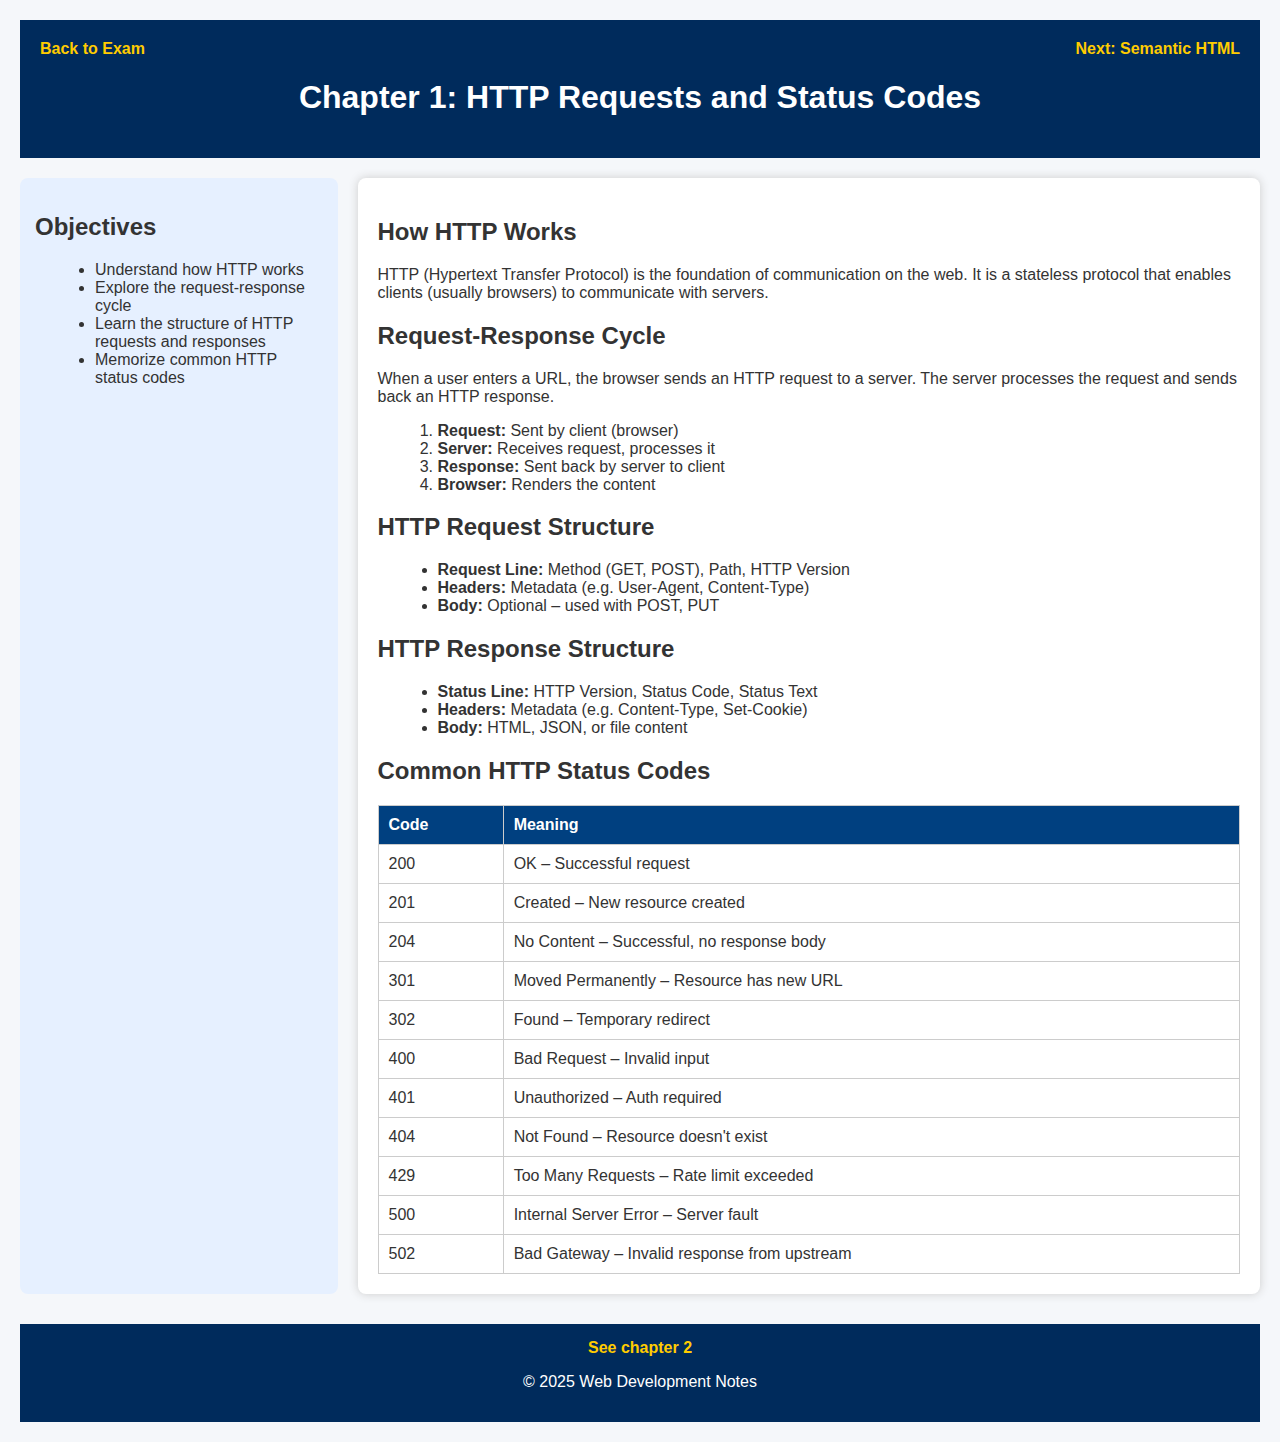
<file: index.html>
<!DOCTYPE html>
<html lang="en">
<head>
  <meta charset="UTF-8">
  <meta name="viewport" content="width=device-width, initial-scale=1.0">
  <link rel="stylesheet" href="chapter1.css">
  <title>Chapter 1: HTTP & Status Codes</title>
</head>
<body>
  <header>
    <nav class="nav-links">
      <a href="Exam.html">Back to Exam</a>
      <a href="chapter2.html">Next: Semantic HTML</a>
    </nav>
    <h1>Chapter 1: HTTP Requests and Status Codes</h1>
  </header>

  <main>
    <aside>
      <h2>Objectives</h2>
      <ul>
        <li>Understand how HTTP works</li>
        <li>Explore the request-response cycle</li>
        <li>Learn the structure of HTTP requests and responses</li>
        <li>Memorize common HTTP status codes</li>
      </ul>
    </aside>

    <section>
      <h2>How HTTP Works</h2>
      <p>HTTP (Hypertext Transfer Protocol) is the foundation of communication on the web. It is a stateless protocol that enables clients (usually browsers) to communicate with servers.</p>

      <h2>Request-Response Cycle</h2>
      <p>When a user enters a URL, the browser sends an HTTP request to a server. The server processes the request and sends back an HTTP response.</p>
      <ol>
        <li><strong>Request:</strong> Sent by client (browser)</li>
        <li><strong>Server:</strong> Receives request, processes it</li>
        <li><strong>Response:</strong> Sent back by server to client</li>
        <li><strong>Browser:</strong> Renders the content</li>
      </ol>

      <h2>HTTP Request Structure</h2>
      <ul>
        <li><strong>Request Line:</strong> Method (GET, POST), Path, HTTP Version</li>
        <li><strong>Headers:</strong> Metadata (e.g. User-Agent, Content-Type)</li>
        <li><strong>Body:</strong> Optional – used with POST, PUT</li>
      </ul>

      <h2>HTTP Response Structure</h2>
      <ul>
        <li><strong>Status Line:</strong> HTTP Version, Status Code, Status Text</li>
        <li><strong>Headers:</strong> Metadata (e.g. Content-Type, Set-Cookie)</li>
        <li><strong>Body:</strong> HTML, JSON, or file content</li>
      </ul>

      <h2>Common HTTP Status Codes</h2>
      <table>
        <thead>
          <tr><th>Code</th><th>Meaning</th></tr>
        </thead>
        <tbody>
          <tr><td>200</td><td>OK – Successful request</td></tr>
          <tr><td>201</td><td>Created – New resource created</td></tr>
          <tr><td>204</td><td>No Content – Successful, no response body</td></tr>
          <tr><td>301</td><td>Moved Permanently – Resource has new URL</td></tr>
          <tr><td>302</td><td>Found – Temporary redirect</td></tr>
          <tr><td>400</td><td>Bad Request – Invalid input</td></tr>
          <tr><td>401</td><td>Unauthorized – Auth required</td></tr>
          <tr><td>404</td><td>Not Found – Resource doesn't exist</td></tr>
          <tr><td>429</td><td>Too Many Requests – Rate limit exceeded</td></tr>
          <tr><td>500</td><td>Internal Server Error – Server fault</td></tr>
          <tr><td>502</td><td>Bad Gateway – Invalid response from upstream</td></tr>
        </tbody>
      </table>
    </section>
  </main>

  <footer>
  	
	<a href="chapter2.html"> See chapter 2</a>
	
	
    <p>&copy; 2025 Web Development Notes</p>
  </footer>
</body>
</html>
</file>
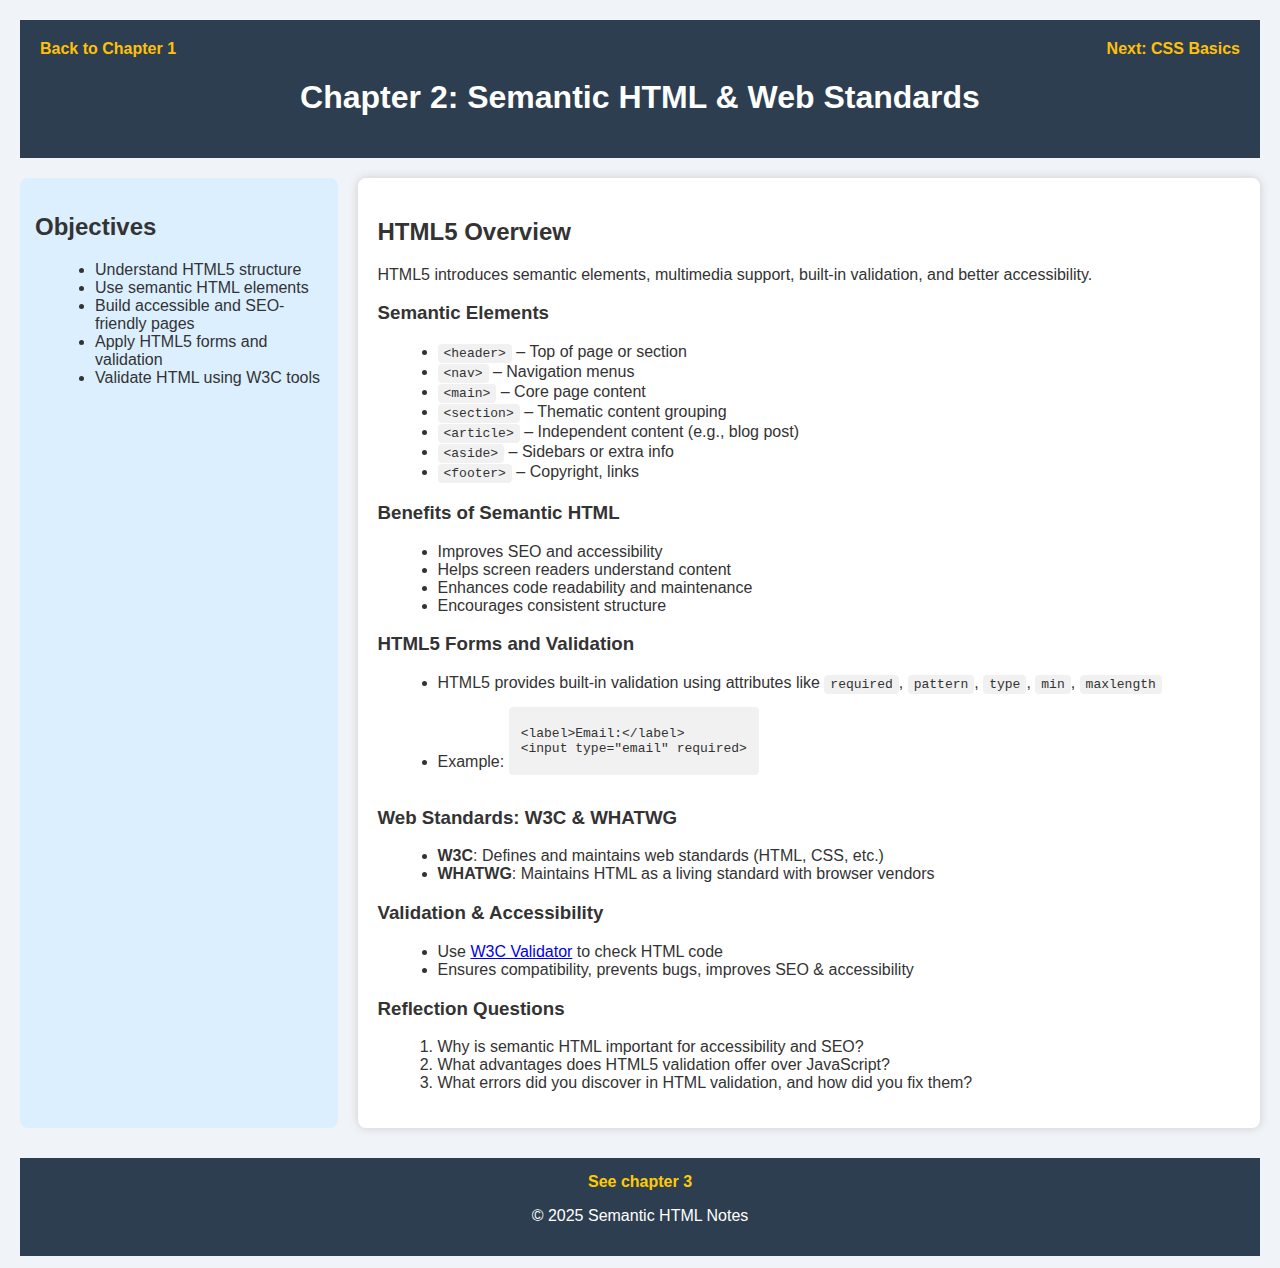
<file: chapter2.html>
<!DOCTYPE html>
<html lang="en">
<head>
  <meta charset="UTF-8">
  <meta name="viewport" content="width=device-width, initial-scale=1.0">
  <link rel="stylesheet" href="chapter2.css">
  <title>Chapter 2: Semantic HTML & Standards</title>
</head>
<body>
  <header>
    <nav class="nav-links">
      <a href="index.html">Back to Chapter 1</a>
      <a href="chapter3.html">Next: CSS Basics</a>
    </nav>
    <h1>Chapter 2: Semantic HTML & Web Standards</h1>
  </header>

  <main>
    <aside>
      <h2>Objectives</h2>
      <ul>
        <li>Understand HTML5 structure</li>
        <li>Use semantic HTML elements</li>
        <li>Build accessible and SEO-friendly pages</li>
        <li>Apply HTML5 forms and validation</li>
        <li>Validate HTML using W3C tools</li>
      </ul>
    </aside>

    <section>
      <h2>HTML5 Overview</h2>
      <p>HTML5 introduces semantic elements, multimedia support, built-in validation, and better accessibility.</p>

      <h3>Semantic Elements</h3>
      <ul>
        <li><code>&lt;header&gt;</code> – Top of page or section</li>
        <li><code>&lt;nav&gt;</code> – Navigation menus</li>
        <li><code>&lt;main&gt;</code> – Core page content</li>
        <li><code>&lt;section&gt;</code> – Thematic content grouping</li>
        <li><code>&lt;article&gt;</code> – Independent content (e.g., blog post)</li>
        <li><code>&lt;aside&gt;</code> – Sidebars or extra info</li>
        <li><code>&lt;footer&gt;</code> – Copyright, links</li>
      </ul>

      <h3>Benefits of Semantic HTML</h3>
      <ul>
        <li>Improves SEO and accessibility</li>
        <li>Helps screen readers understand content</li>
        <li>Enhances code readability and maintenance</li>
        <li>Encourages consistent structure</li>
      </ul>

      <h3>HTML5 Forms and Validation</h3>
      <ul>
        <li>HTML5 provides built-in validation using attributes like <code>required</code>, <code>pattern</code>, <code>type</code>, <code>min</code>, <code>maxlength</code></li>
        <li>Example:
          <pre><code>
&lt;label&gt;Email:&lt;/label&gt;
&lt;input type="email" required&gt;
          </code></pre>
        </li>
      </ul>

      <h3>Web Standards: W3C & WHATWG</h3>
      <ul>
        <li><strong>W3C</strong>: Defines and maintains web standards (HTML, CSS, etc.)</li>
        <li><strong>WHATWG</strong>: Maintains HTML as a living standard with browser vendors</li>
      </ul>

      <h3>Validation & Accessibility</h3>
      <ul>
        <li>Use <a href="https://validator.w3.org/">W3C Validator</a> to check HTML code</li>
        <li>Ensures compatibility, prevents bugs, improves SEO & accessibility</li>
      </ul>

      <h3>Reflection Questions</h3>
      <ol>
        <li>Why is semantic HTML important for accessibility and SEO?</li>
        <li>What advantages does HTML5 validation offer over JavaScript?</li>
        <li>What errors did you discover in HTML validation, and how did you fix them?</li>
      </ol>
    </section>
  </main>

  <footer>
  
	
	<a href="chapter3.html"> See chapter 3</a>
	
    <p>&copy; 2025 Semantic HTML Notes</p>
  </footer>
</body>
</html>
</file>
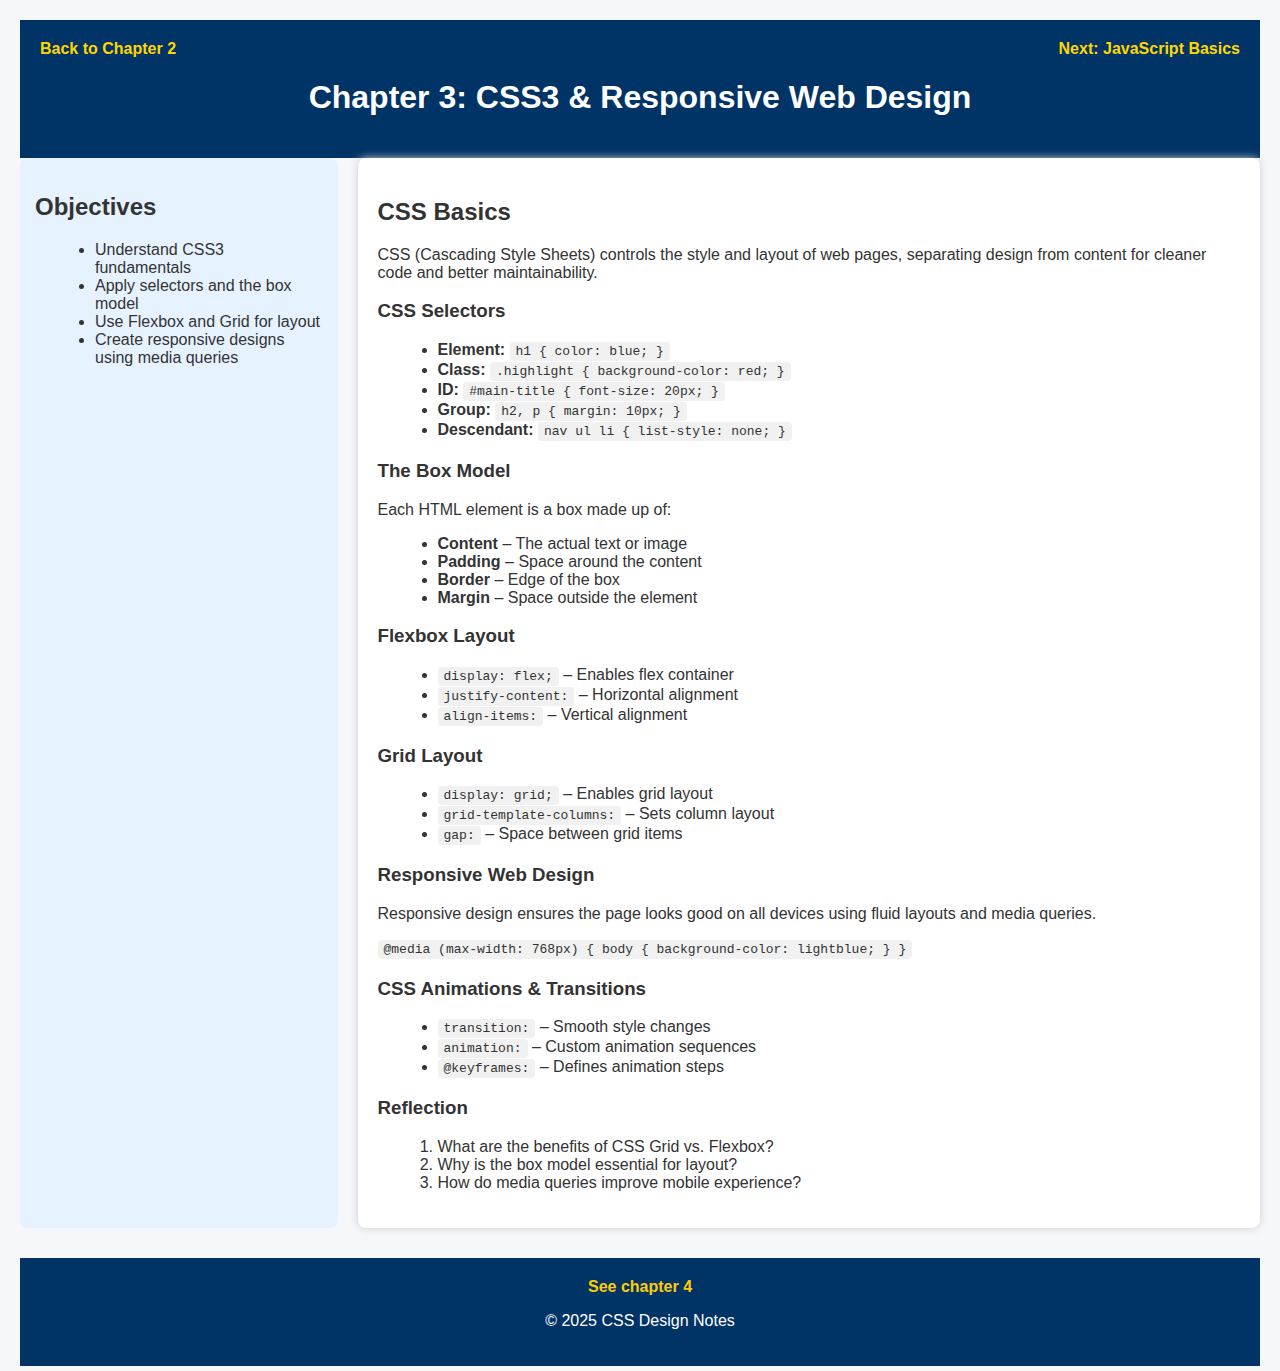
<file: chapter3.html>
<!DOCTYPE html>
<html lang="en">
<head>
  <meta charset="UTF-8">
  <meta name="viewport" content="width=device-width, initial-scale=1.0">
  <link rel="stylesheet" href="chapter3.css">
  <title>Chapter 3: CSS3 & Responsive Design</title>
</head>
<body>
  <header>
    <nav class="nav-links">
      <a href="chapter2.html">Back to Chapter 2</a>
      <a href="chapter4.html">Next: JavaScript Basics</a>
    </nav>
    <h1>Chapter 3: CSS3 & Responsive Web Design</h1>
  </header>

  <main>
    <aside>
      <h2>Objectives</h2>
      <ul>
        <li>Understand CSS3 fundamentals</li>
        <li>Apply selectors and the box model</li>
        <li>Use Flexbox and Grid for layout</li>
        <li>Create responsive designs using media queries</li>
      </ul>
    </aside>

    <section>
      <h2>CSS Basics</h2>
      <p>CSS (Cascading Style Sheets) controls the style and layout of web pages, separating design from content for cleaner code and better maintainability.</p>

      <h3>CSS Selectors</h3>
      <ul>
        <li><strong>Element:</strong> <code>h1 { color: blue; }</code></li>
        <li><strong>Class:</strong> <code>.highlight { background-color: red; }</code></li>
        <li><strong>ID:</strong> <code>#main-title { font-size: 20px; }</code></li>
        <li><strong>Group:</strong> <code>h2, p { margin: 10px; }</code></li>
        <li><strong>Descendant:</strong> <code>nav ul li { list-style: none; }</code></li>
      </ul>

      <h3>The Box Model</h3>
      <p>Each HTML element is a box made up of:</p>
      <ul>
        <li><strong>Content</strong> – The actual text or image</li>
        <li><strong>Padding</strong> – Space around the content</li>
        <li><strong>Border</strong> – Edge of the box</li>
        <li><strong>Margin</strong> – Space outside the element</li>
      </ul>

      <h3>Flexbox Layout</h3>
      <ul>
        <li><code>display: flex;</code> – Enables flex container</li>
        <li><code>justify-content:</code> – Horizontal alignment</li>
        <li><code>align-items:</code> – Vertical alignment</li>
      </ul>

      <h3>Grid Layout</h3>
      <ul>
        <li><code>display: grid;</code> – Enables grid layout</li>
        <li><code>grid-template-columns:</code> – Sets column layout</li>
        <li><code>gap:</code> – Space between grid items</li>
      </ul>

      <h3>Responsive Web Design</h3>
      <p>Responsive design ensures the page looks good on all devices using fluid layouts and media queries.</p>
      <code>
@media (max-width: 768px) {
  body { background-color: lightblue; }
}
      </code>

      <h3>CSS Animations & Transitions</h3>
      <ul>
        <li><code>transition:</code> – Smooth style changes</li>
        <li><code>animation:</code> – Custom animation sequences</li>
        <li><code>@keyframes:</code> – Defines animation steps</li>
      </ul>

      <h3>Reflection</h3>
      <ol>
        <li>What are the benefits of CSS Grid vs. Flexbox?</li>
        <li>Why is the box model essential for layout?</li>
        <li>How do media queries improve mobile experience?</li>
      </ol>
    </section>
  </main>

  <footer>
 
	<a href="chapter4.html"> See chapter 4</a>
	
    <p>&copy; 2025 CSS Design Notes</p>
  </footer>
</body>
</html>
</file>
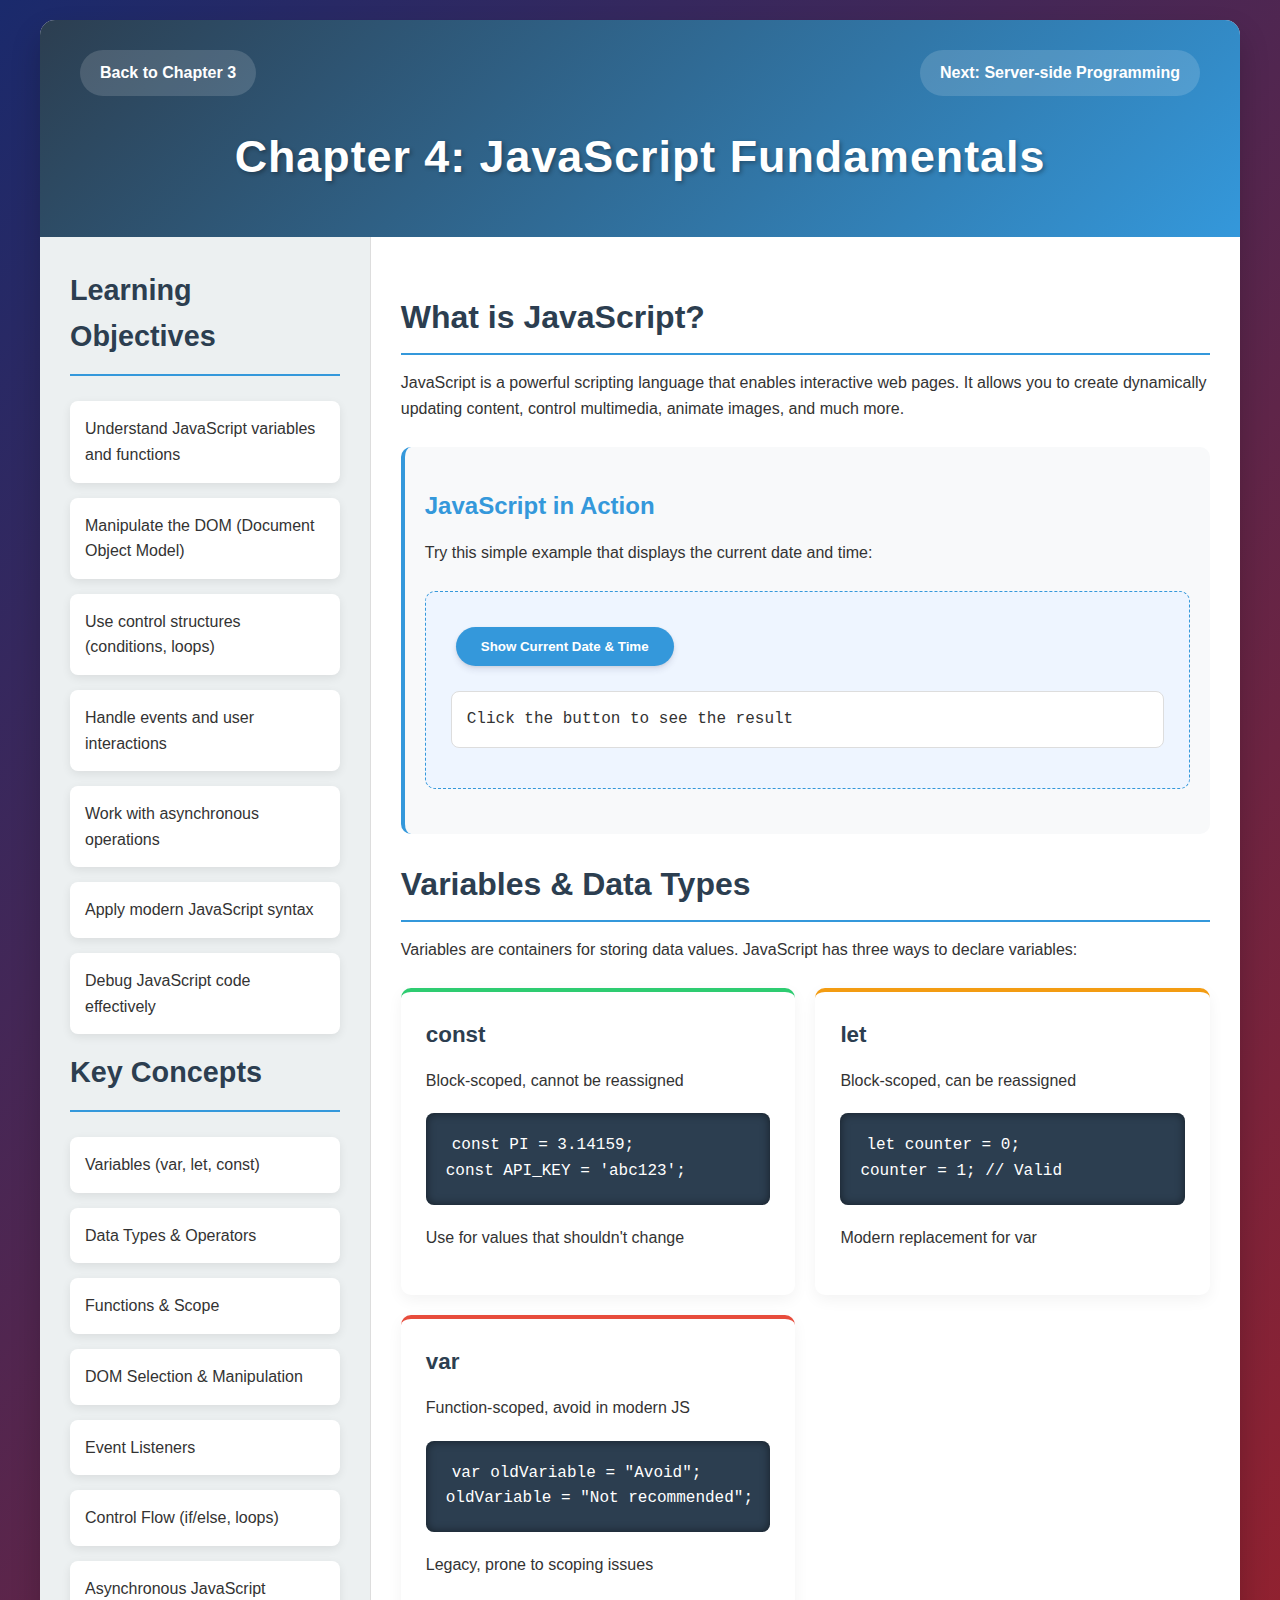
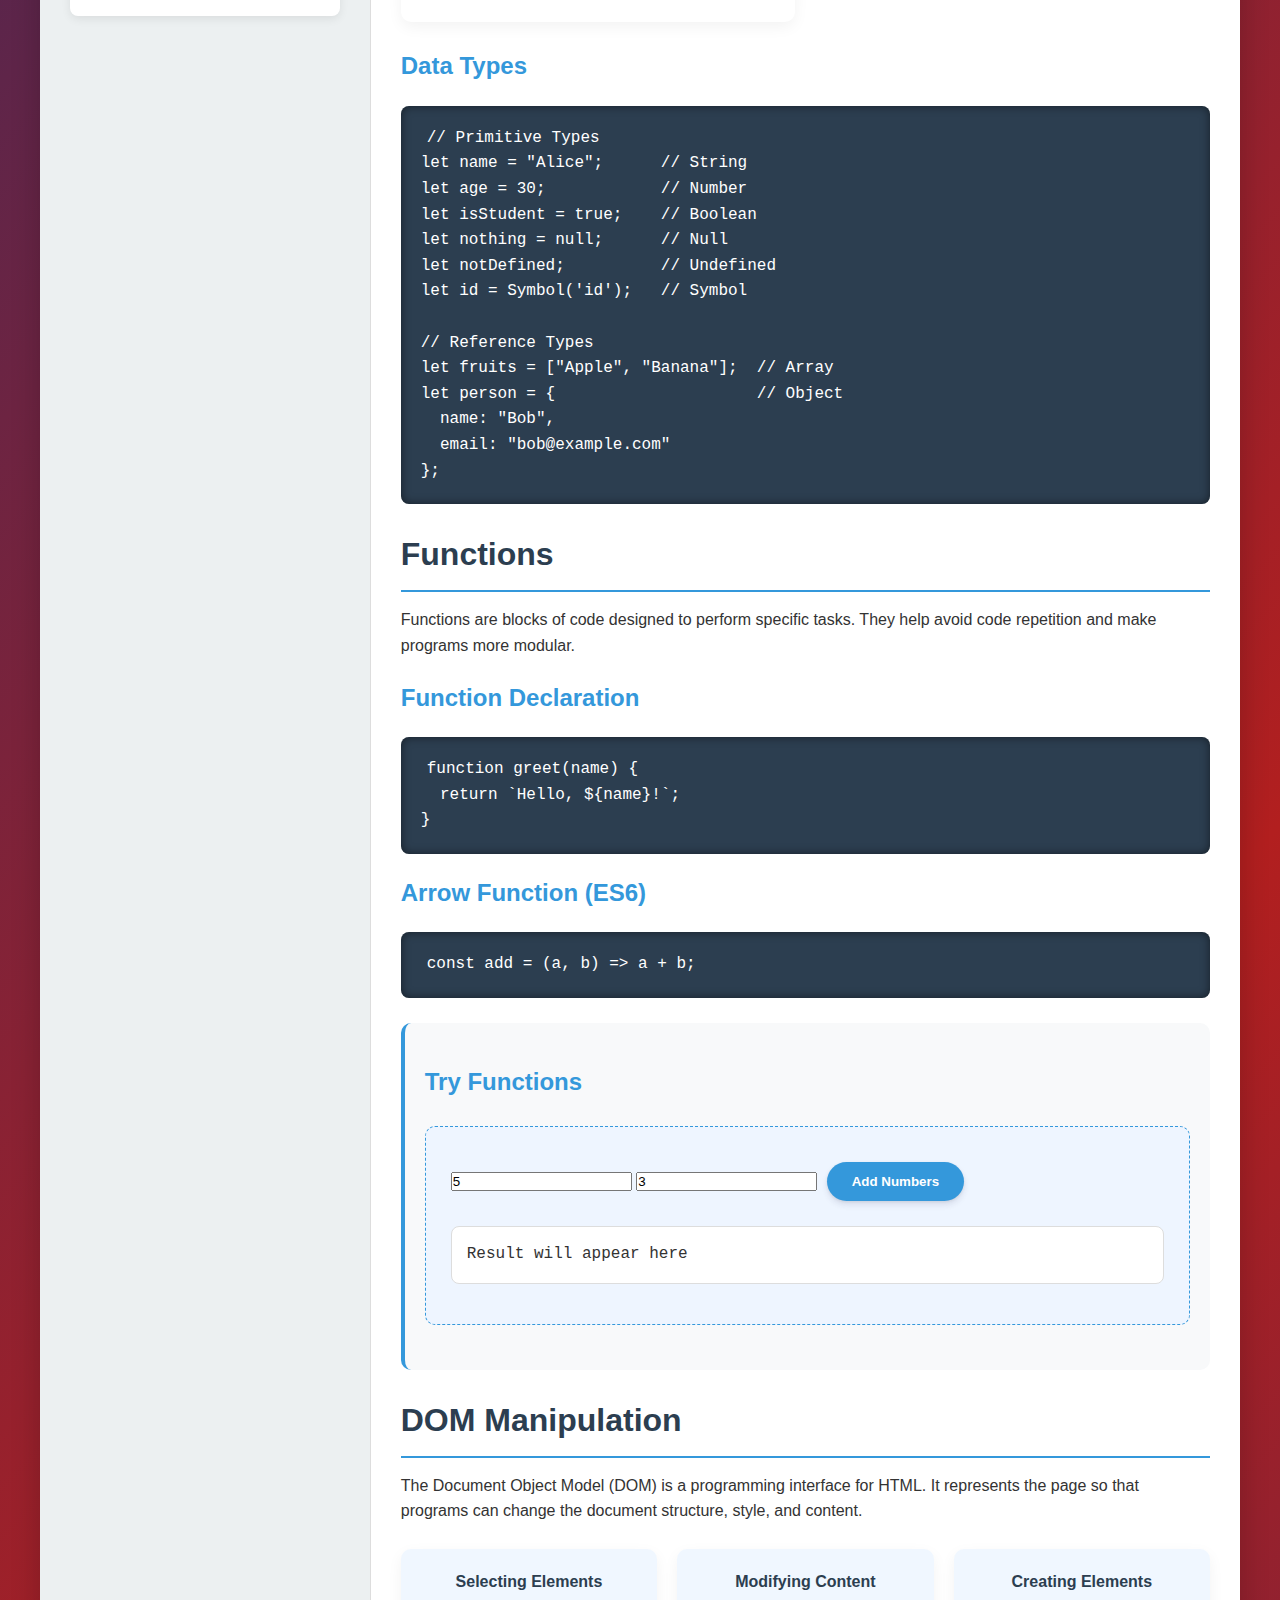
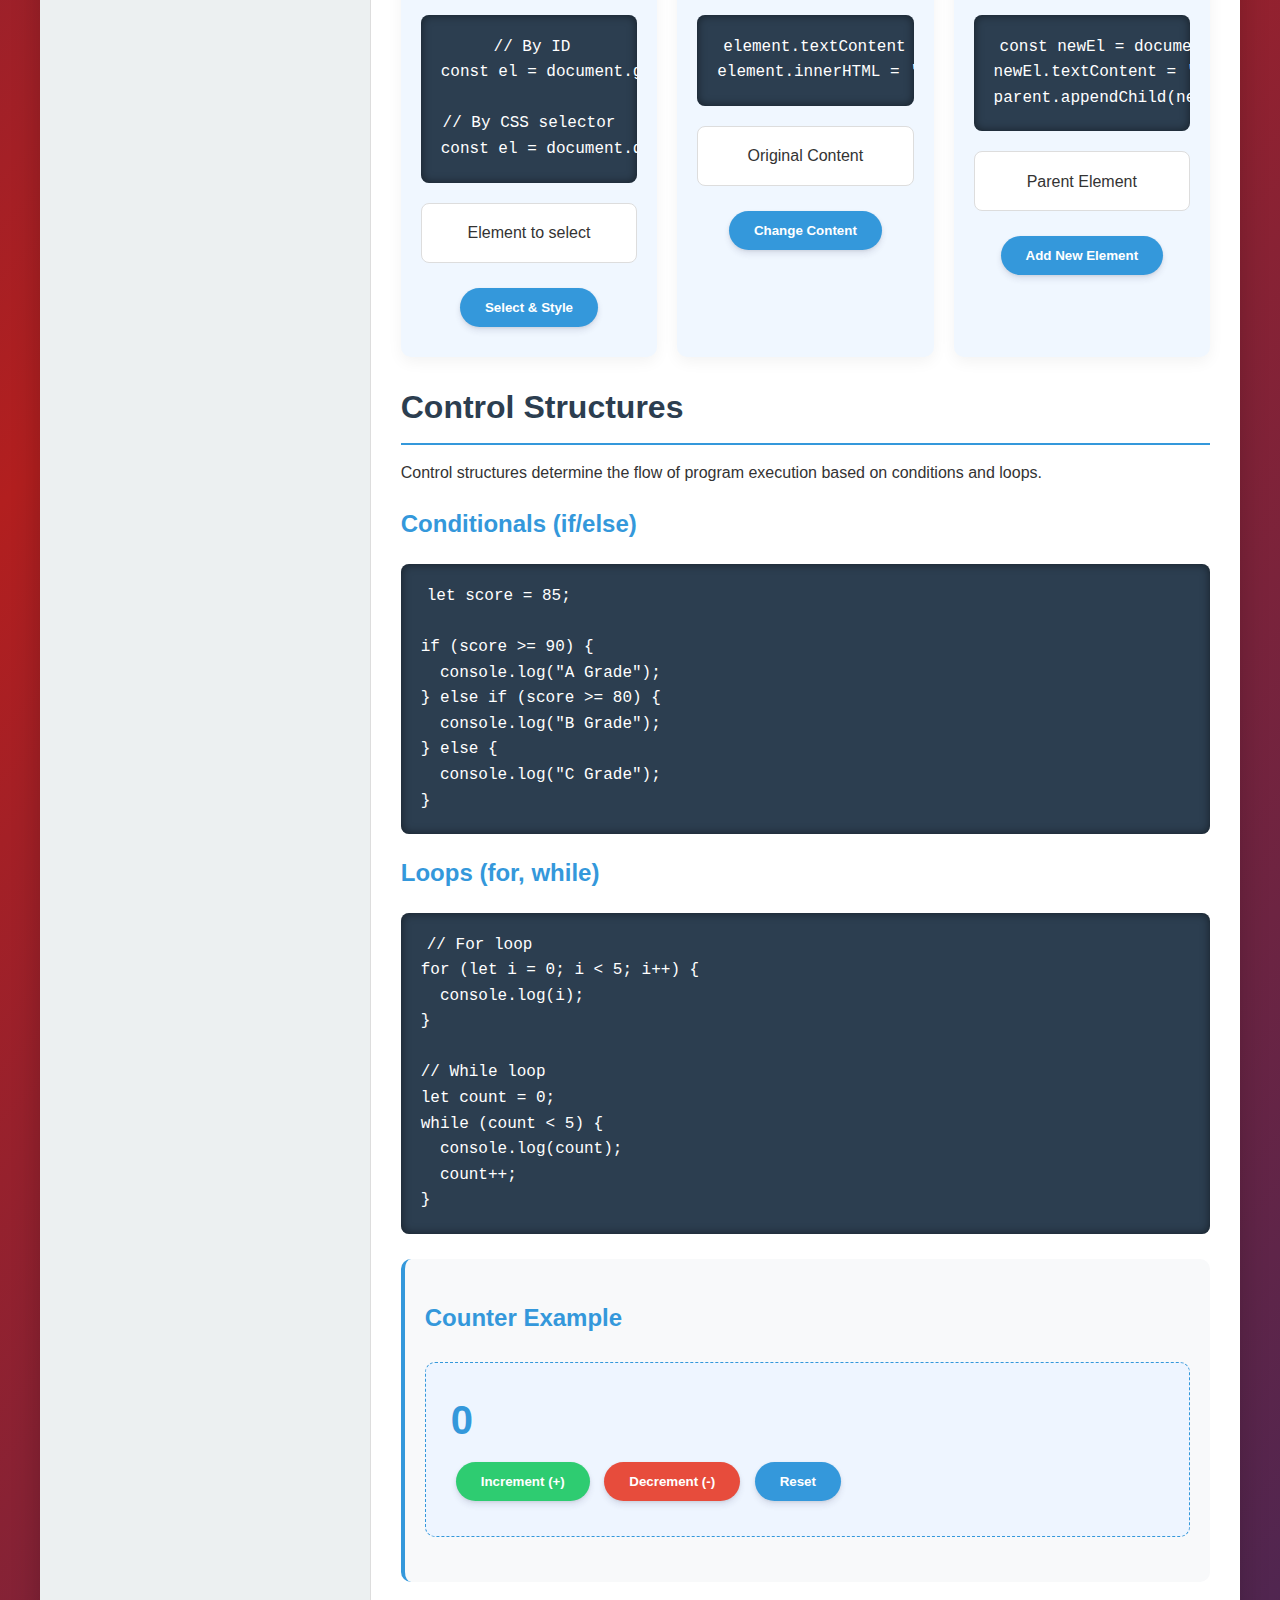
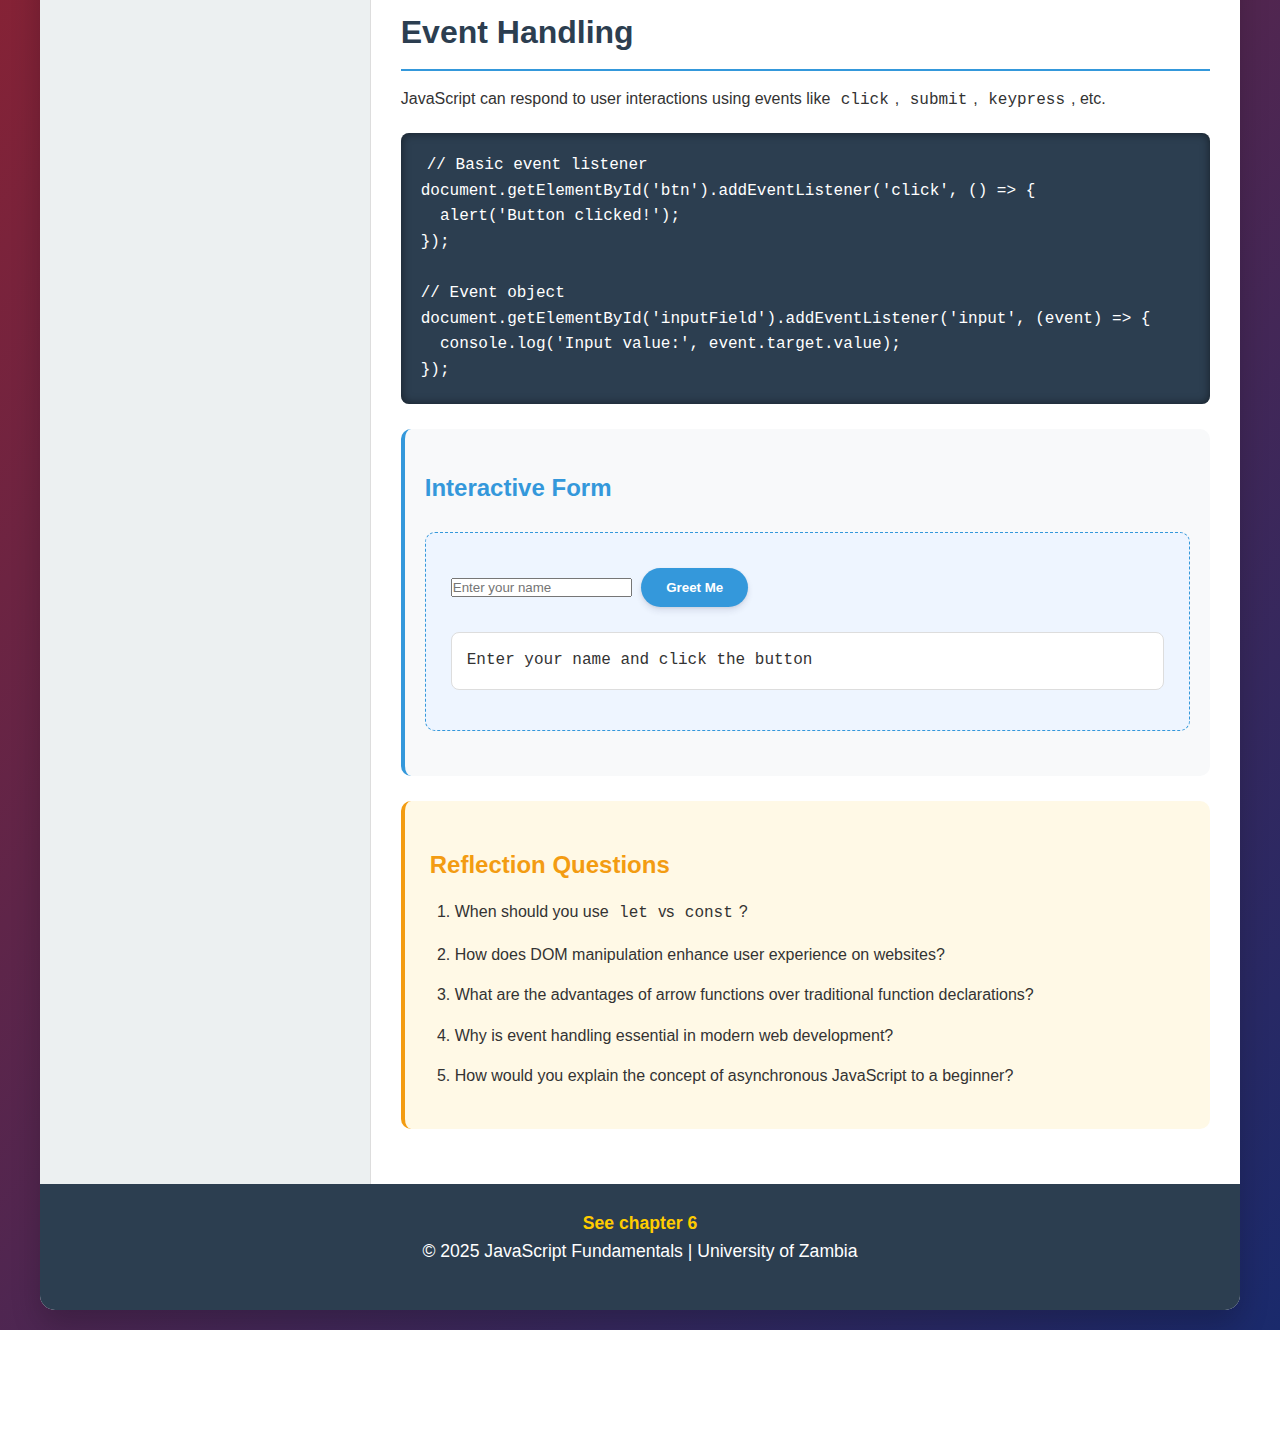
<file: chapter4.html>
<!DOCTYPE html>
<html lang="en">
<head>
  <meta charset="UTF-8">
  <meta name="viewport" content="width=device-width, initial-scale=1.0">
  <title>Chapter 4: JavaScript Fundamentals</title>
  <link rel="stylesheet" href="chapter4.css">
</head>
<body>
  <div class="container">
    <header>
      <nav class="nav-links">
        <a href="chapter3.html">Back to Chapter 3</a>
        <a href="chapter6.html">Next: Server-side Programming</a>
      </nav>
      <h1>Chapter 4: JavaScript Fundamentals</h1>
    </header>
    
    <div class="content-wrapper">
      <aside>
        <h2>Learning Objectives</h2>
        <ul>
          <li>Understand JavaScript variables and functions</li>
          <li>Manipulate the DOM (Document Object Model)</li>
          <li>Use control structures (conditions, loops)</li>
          <li>Handle events and user interactions</li>
          <li>Work with asynchronous operations</li>
          <li>Apply modern JavaScript syntax</li>
          <li>Debug JavaScript code effectively</li>
        </ul>
        
        <h2>Key Concepts</h2>
        <ul>
          <li>Variables (var, let, const)</li>
          <li>Data Types & Operators</li>
          <li>Functions & Scope</li>
          <li>DOM Selection & Manipulation</li>
          <li>Event Listeners</li>
          <li>Control Flow (if/else, loops)</li>
          <li>Asynchronous JavaScript</li>
        </ul>
      </aside>
      
      <section>
        <h2>What is JavaScript?</h2>
        <p>JavaScript is a powerful scripting language that enables interactive web pages. It allows you to create dynamically updating content, control multimedia, animate images, and much more.</p>
        
        <div class="example-container">
          <h3>JavaScript in Action</h3>
          <p>Try this simple example that displays the current date and time:</p>
          <div class="interactive-area">
            <button id="datetimeBtn" class="btn">Show Current Date & Time</button>
            <div id="datetimeOutput" class="output">Click the button to see the result</div>
          </div>
        </div>
        
        <h2>Variables & Data Types</h2>
        <p>Variables are containers for storing data values. JavaScript has three ways to declare variables:</p>
        
        <div class="var-comparison">
          <div class="var-card const">
            <h4>const</h4>
            <p>Block-scoped, cannot be reassigned</p>
            <pre><code>const PI = 3.14159;
const API_KEY = 'abc123';</code></pre>
            <p>Use for values that shouldn't change</p>
          </div>
          
          <div class="var-card let">
            <h4>let</h4>
            <p>Block-scoped, can be reassigned</p>
            <pre><code>let counter = 0;
counter = 1; // Valid</code></pre>
            <p>Modern replacement for var</p>
          </div>
          
          <div class="var-card var">
            <h4>var</h4>
            <p>Function-scoped, avoid in modern JS</p>
            <pre><code>var oldVariable = "Avoid";
oldVariable = "Not recommended";</code></pre>
            <p>Legacy, prone to scoping issues</p>
          </div>
        </div>
        
        <h3>Data Types</h3>
        <pre><code>// Primitive Types
let name = "Alice";      // String
let age = 30;            // Number
let isStudent = true;    // Boolean
let nothing = null;      // Null
let notDefined;          // Undefined
let id = Symbol('id');   // Symbol

// Reference Types
let fruits = ["Apple", "Banana"];  // Array
let person = {                     // Object
  name: "Bob",
  email: "bob@example.com"
};</code></pre>
        
        <h2>Functions</h2>
        <p>Functions are blocks of code designed to perform specific tasks. They help avoid code repetition and make programs more modular.</p>
        
        <h3>Function Declaration</h3>
        <pre><code>function greet(name) {
  return `Hello, ${name}!`;
}</code></pre>
        
        <h3>Arrow Function (ES6)</h3>
        <pre><code>const add = (a, b) => a + b;</code></pre>
        
        <div class="example-container">
          <h3>Try Functions</h3>
          <div class="interactive-area">
            <input type="number" id="num1" placeholder="Enter number" value="5">
            <input type="number" id="num2" placeholder="Enter number" value="3">
            <button id="addBtn" class="btn">Add Numbers</button>
            <div id="addResult" class="output">Result will appear here</div>
          </div>
        </div>
        
        <h2>DOM Manipulation</h2>
        <p>The Document Object Model (DOM) is a programming interface for HTML. It represents the page so that programs can change the document structure, style, and content.</p>
        
        <div class="dom-example">
          <div class="dom-box">
            <h4>Selecting Elements</h4>
            <pre><code>// By ID
const el = document.getElementById('id');

// By CSS selector
const el = document.querySelector('.class');</code></pre>
            <div class="dom-element" id="selectDemo">
              Element to select
            </div>
            <button id="selectBtn" class="btn">Select & Style</button>
          </div>
          
          <div class="dom-box">
            <h4>Modifying Content</h4>
            <pre><code>element.textContent = 'New text';
element.innerHTML = '&lt;strong&gt;HTML&lt;/strong&gt; content';</code></pre>
            <div class="dom-element" id="contentDemo">
              Original Content
            </div>
            <button id="contentBtn" class="btn">Change Content</button>
          </div>
          
          <div class="dom-box">
            <h4>Creating Elements</h4>
            <pre><code>const newEl = document.createElement('div');
newEl.textContent = 'New Element';
parent.appendChild(newEl);</code></pre>
            <div class="dom-element" id="createDemo">
              Parent Element
            </div>
            <button id="createBtn" class="btn">Add New Element</button>
          </div>
        </div>
        
        <h2>Control Structures</h2>
        <p>Control structures determine the flow of program execution based on conditions and loops.</p>
        
        <h3>Conditionals (if/else)</h3>
        <pre><code>let score = 85;

if (score >= 90) {
  console.log("A Grade");
} else if (score >= 80) {
  console.log("B Grade");
} else {
  console.log("C Grade");
}</code></pre>
        
        <h3>Loops (for, while)</h3>
        <pre><code>// For loop
for (let i = 0; i < 5; i++) {
  console.log(i);
}

// While loop
let count = 0;
while (count < 5) {
  console.log(count);
  count++;
}</code></pre>
        
        <div class="example-container">
          <h3>Counter Example</h3>
          <div class="interactive-area">
            <div class="counter-display" id="counter">0</div>
            <button id="incrementBtn" class="btn btn-success">Increment (+)</button>
            <button id="decrementBtn" class="btn btn-danger">Decrement (-)</button>
            <button id="resetBtn" class="btn">Reset</button>
          </div>
        </div>
        
        <h2>Event Handling</h2>
        <p>JavaScript can respond to user interactions using events like <code>click</code>, <code>submit</code>, <code>keypress</code>, etc.</p>
        
        <pre><code>// Basic event listener
document.getElementById('btn').addEventListener('click', () => {
  alert('Button clicked!');
});

// Event object
document.getElementById('inputField').addEventListener('input', (event) => {
  console.log('Input value:', event.target.value);
});</code></pre>
        
        <div class="example-container">
          <h3>Interactive Form</h3>
          <div class="interactive-area">
            <input type="text" id="nameInput" placeholder="Enter your name">
            <button id="greetBtn" class="btn">Greet Me</button>
            <div id="greetOutput" class="output">Enter your name and click the button</div>
          </div>
        </div>
        
        <div class="reflection">
          <h3>Reflection Questions</h3>
          <ol>
            <li>When should you use <code>let</code> vs <code>const</code>?</li>
            <li>How does DOM manipulation enhance user experience on websites?</li>
            <li>What are the advantages of arrow functions over traditional function declarations?</li>
            <li>Why is event handling essential in modern web development?</li>
            <li>How would you explain the concept of asynchronous JavaScript to a beginner?</li>
          </ol>
        </div>
      </section>
    </div>
    
    <footer>

	
	<a href="chapter6.html"> See chapter 6</a>
	
      <p>&copy; 2025 JavaScript Fundamentals | University of Zambia</p>
    </footer>
  </div>

  <script>
    // Date & Time Example
    document.getElementById('datetimeBtn').addEventListener('click', () => {
      const now = new Date();
      document.getElementById('datetimeOutput').textContent = 
        `Current Date & Time: ${now.toLocaleString()}`;
    });
    
    // Function Example
    document.getElementById('addBtn').addEventListener('click', () => {
      const num1 = parseFloat(document.getElementById('num1').value) || 0;
      const num2 = parseFloat(document.getElementById('num2').value) || 0;
      const sum = num1 + num2;
      document.getElementById('addResult').textContent = 
        `${num1} + ${num2} = ${sum}`;
    });
    
    // DOM Selection Example
    document.getElementById('selectBtn').addEventListener('click', () => {
      const element = document.getElementById('selectDemo');
      element.style.backgroundColor = '#3498db';
      element.style.color = 'white';
      element.style.padding = '15px';
      element.textContent = 'Element selected and styled!';
    });
    
    // Content Modification Example
    document.getElementById('contentBtn').addEventListener('click', () => {
      const element = document.getElementById('contentDemo');
      element.innerHTML = 'Content changed! <strong>HTML works too!</strong>';
      element.style.backgroundColor = '#2ecc71';
      element.style.color = 'white';
    });
    
    // Element Creation Example
    document.getElementById('createBtn').addEventListener('click', () => {
      const parent = document.getElementById('createDemo');
      const newElement = document.createElement('div');
      newElement.textContent = 'New child element added!';
      newElement.style.marginTop = '10px';
      newElement.style.padding = '10px';
      newElement.style.backgroundColor = '#e74c3c';
      newElement.style.color = 'white';
      newElement.style.borderRadius = '5px';
      parent.appendChild(newElement);
    });
    
    // Counter Example
    let count = 0;
    const counterElement = document.getElementById('counter');
    
    document.getElementById('incrementBtn').addEventListener('click', () => {
      count++;
      updateCounter();
    });
    
    document.getElementById('decrementBtn').addEventListener('click', () => {
      if (count > 0) count--;
      updateCounter();
    });
    
    document.getElementById('resetBtn').addEventListener('click', () => {
      count = 0;
      updateCounter();
    });
    
    function updateCounter() {
      counterElement.textContent = count;
      counterElement.style.color = count > 5 ? '#e74c3c' : '#3498db';
      counterElement.style.fontSize = `${1.5 + (count * 0.1)}rem`;
    }
    
    // Greeting Example
    document.getElementById('greetBtn').addEventListener('click', () => {
      const name = document.getElementById('nameInput').value || 'Guest';
      document.getElementById('greetOutput').textContent = 
        `Hello, ${name}! Welcome to JavaScript!`;
      document.getElementById('greetOutput').style.backgroundColor = '#f39c12';
      document.getElementById('greetOutput').style.color = 'white';
    });
    
    // Real-time input example
    document.getElementById('nameInput').addEventListener('input', (e) => {
      const name = e.target.value;
      if (name.length > 0) {
        document.getElementById('greetBtn').textContent = `Greet ${name}`;
      } else {
        document.getElementById('greetBtn').textContent = 'Greet Me';
      }
    });
  </script>
</body>
</html>
</file>
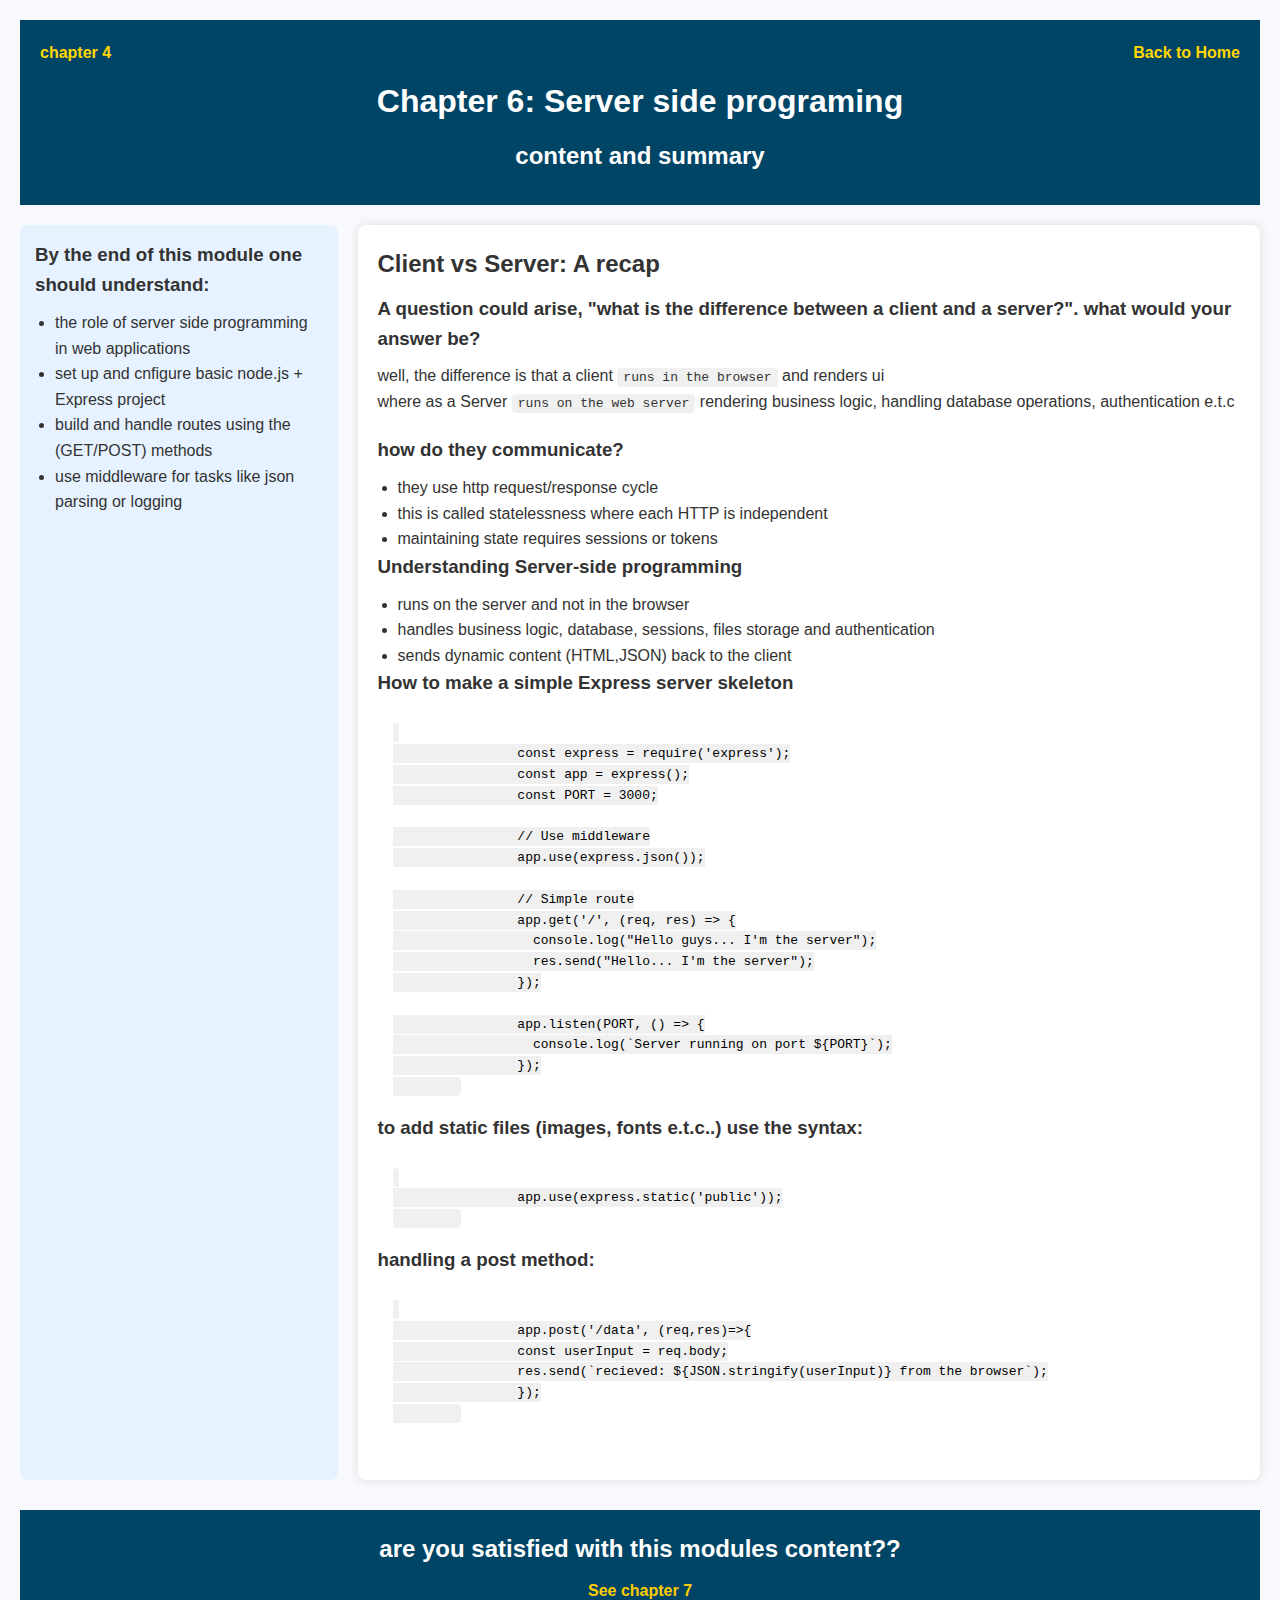
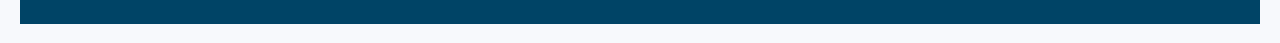
<file: chapter6.html>
<!DOCType html>
<html lang="en">
<head>
	<meta charset="UTF-8">
	<meta name="viewport" content="width=device-width, initial-scale=1.0">
	<link rel="stylesheet" type="text/css" href="chapter6.css">
	<title>Chapter 6</title>
<head>
<body>

<header> 
 <div class="links">
      <a href="chapter4.html">chapter 4</a>
      <a href="Exam.html">Back to Home</a>
    </div>
	<h1>Chapter 6: Server side programing</h1>

	<h2>content and summary</h2> 
</header>

<main>
	<aside>
		<div class="objectives">
		<h3>By the end of this module one should understand:</h3>
		<ul>
			<li>the role of server side programming in web applications</li>
			<li>set up and cnfigure basic node.js + Express project</li>
			<li>build and handle routes using the (GET/POST) methods</li>
			<li>use middleware for tasks like json parsing or logging </li>
		</ul>
		</div>  
	</aside>
	
	<section>
		<h2>Client vs Server: A recap </h2>
		
		<article>
			<h3>A question could arise, "what is the difference between a client and a server?". what would your answer be?</h3>
			<p>well, the difference is that a client <code>runs in the browser</code> and renders ui</p>
			<p>where as a Server <code>runs on the web server</code> rendering business logic, handling database operations, authentication e.t.c</p>
		</article>
		
		<article>
		<h3>how do they communicate?</h3>
		<ul>
			<li>they use http request/response cycle</li>
			<li>this is called statelessness where each HTTP is independent</li>
			<li>maintaining state requires sessions or tokens</li>
		</ul>
		
		<h3>Understanding Server-side programming</h3>
		<ul>
			<li>runs on the server and not in the browser</li>
			<li>handles business logic, database, sessions, files storage and authentication</li>
			<li>sends dynamic content (HTML,JSON) back to the client</li>
		</ul>
		
	<div class="server-side-section">
        <h3>How to make a simple Express server skeleton</h3>
	<pre><code>
		const express = require('express');
		const app = express();
		const PORT = 3000;

		// Use middleware
		app.use(express.json());

		// Simple route
		app.get('/', (req, res) => {
		  console.log("Hello guys... I'm the server");
		  res.send("Hello... I'm the server");
		});

		app.listen(PORT, () => {
		  console.log(`Server running on port ${PORT}`);
		});
	</code></pre>
	
	<h3>to add static files (images, fonts e.t.c..) use the syntax: </h3>
	<pre><code>
		app.use(express.static('public'));
	</code></pre>
	
	
	
	<h3>handling a post method: </h3>
	<pre><code>
		app.post('/data', (req,res)=>{
		const userInput = req.body;
		res.send(`recieved: ${JSON.stringify(userInput)} from the browser`);
		});
	</code></pre>
      </div>
	
		
		
		
	<div class="review-questions">
	
	</div>
	</section>
	
</main>

<footer>
	<div class="next">
	<h2>are you satisfied with this modules content?? </h2> 
	<a href="chapter7.html"> See chapter 7</a>
	</div>
</footer>
</body>

</html>
</file>
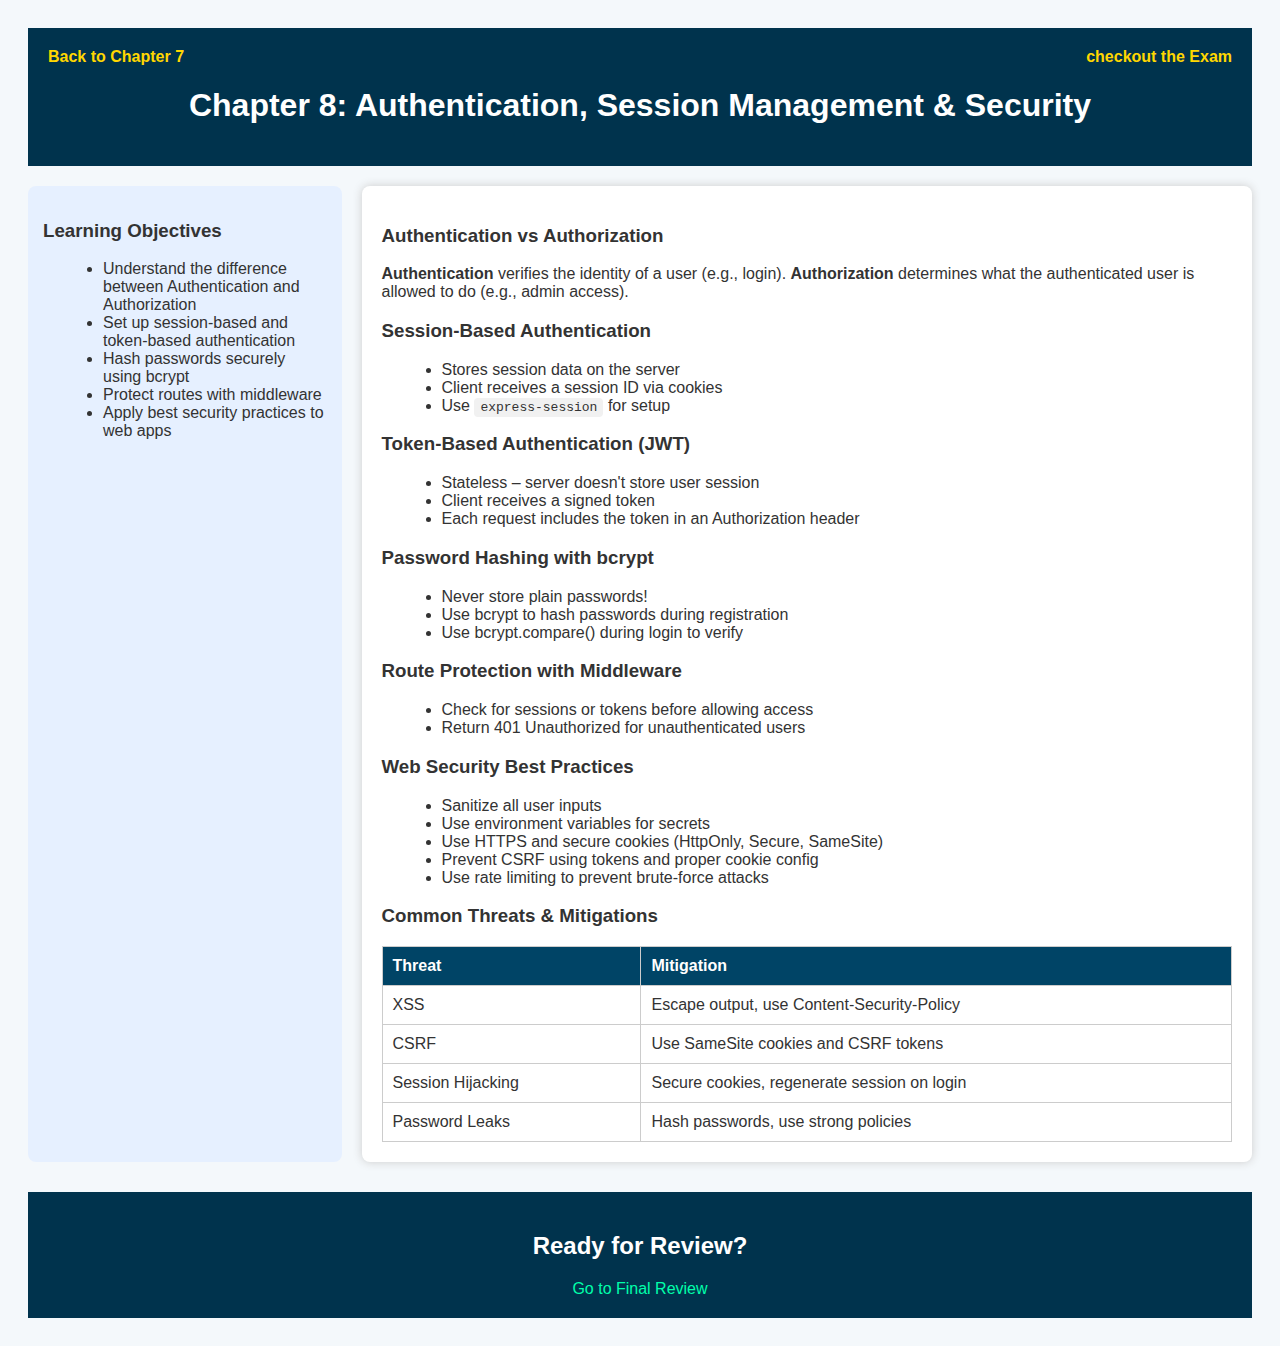
<file: chapter8.html>
<!DOCTYPE html>
<html lang="en">
<head>
  <meta charset="UTF-8" />
  <meta name="viewport" content="width=device-width, initial-scale=1.0" />
  <link rel="stylesheet" href="chapter8.css" />
  <title>Chapter 8 - Authentication & Security</title>
</head>

<body>
  <header>
    <div class="links">
      <a href="chapter7.html">Back to Chapter 7</a>
      <a href="Exam.html">checkout the Exam</a>
    </div>
    <h1>Chapter 8: Authentication, Session Management & Security</h1>
  </header>

  <main>
    <aside>
      <div class="objectives">
        <h3>Learning Objectives</h3>
        <ul>
          <li>Understand the difference between Authentication and Authorization</li>
          <li>Set up session-based and token-based authentication</li>
          <li>Hash passwords securely using bcrypt</li>
          <li>Protect routes with middleware</li>
          <li>Apply best security practices to web apps</li>
        </ul>
      </div>
    </aside>

    <section class="content">
      <h3>Authentication vs Authorization</h3>
      <p>
        <strong>Authentication</strong> verifies the identity of a user (e.g., login).  
        <strong>Authorization</strong> determines what the authenticated user is allowed to do (e.g., admin access).
      </p>

      <h3>Session-Based Authentication</h3>
      <ul>
        <li>Stores session data on the server</li>
        <li>Client receives a session ID via cookies</li>
        <li>Use <code>express-session</code> for setup</li>
      </ul>

      <h3>Token-Based Authentication (JWT)</h3>
      <ul>
        <li>Stateless – server doesn't store user session</li>
        <li>Client receives a signed token</li>
        <li>Each request includes the token in an Authorization header</li>
      </ul>

      <h3>Password Hashing with bcrypt</h3>
      <ul>
        <li>Never store plain passwords!</li>
        <li>Use bcrypt to hash passwords during registration</li>
        <li>Use bcrypt.compare() during login to verify</li>
      </ul>

      <h3>Route Protection with Middleware</h3>
      <ul>
        <li>Check for sessions or tokens before allowing access</li>
        <li>Return 401 Unauthorized for unauthenticated users</li>
      </ul>

      <h3>Web Security Best Practices</h3>
      <ul>
        <li>Sanitize all user inputs</li>
        <li>Use environment variables for secrets</li>
        <li>Use HTTPS and secure cookies (HttpOnly, Secure, SameSite)</li>
        <li>Prevent CSRF using tokens and proper cookie config</li>
        <li>Use rate limiting to prevent brute-force attacks</li>
      </ul>

      <h3>Common Threats & Mitigations</h3>
      <table>
        <thead>
          <tr>
            <th>Threat</th>
            <th>Mitigation</th>
          </tr>
        </thead>
        <tbody>
          <tr>
            <td>XSS</td>
            <td>Escape output, use Content-Security-Policy</td>
          </tr>
          <tr>
            <td>CSRF</td>
            <td>Use SameSite cookies and CSRF tokens</td>
          </tr>
          <tr>
            <td>Session Hijacking</td>
            <td>Secure cookies, regenerate session on login</td>
          </tr>
          <tr>
            <td>Password Leaks</td>
            <td>Hash passwords, use strong policies</td>
          </tr>
        </tbody>
      </table>
    </section>
  </main>

  <footer>
    <div class="next">
      <h2>Ready for Review?</h2>
      <a href="Exam.html">Go to Final Review</a>
    </div>
  </footer>
</body>
</html>
</file>
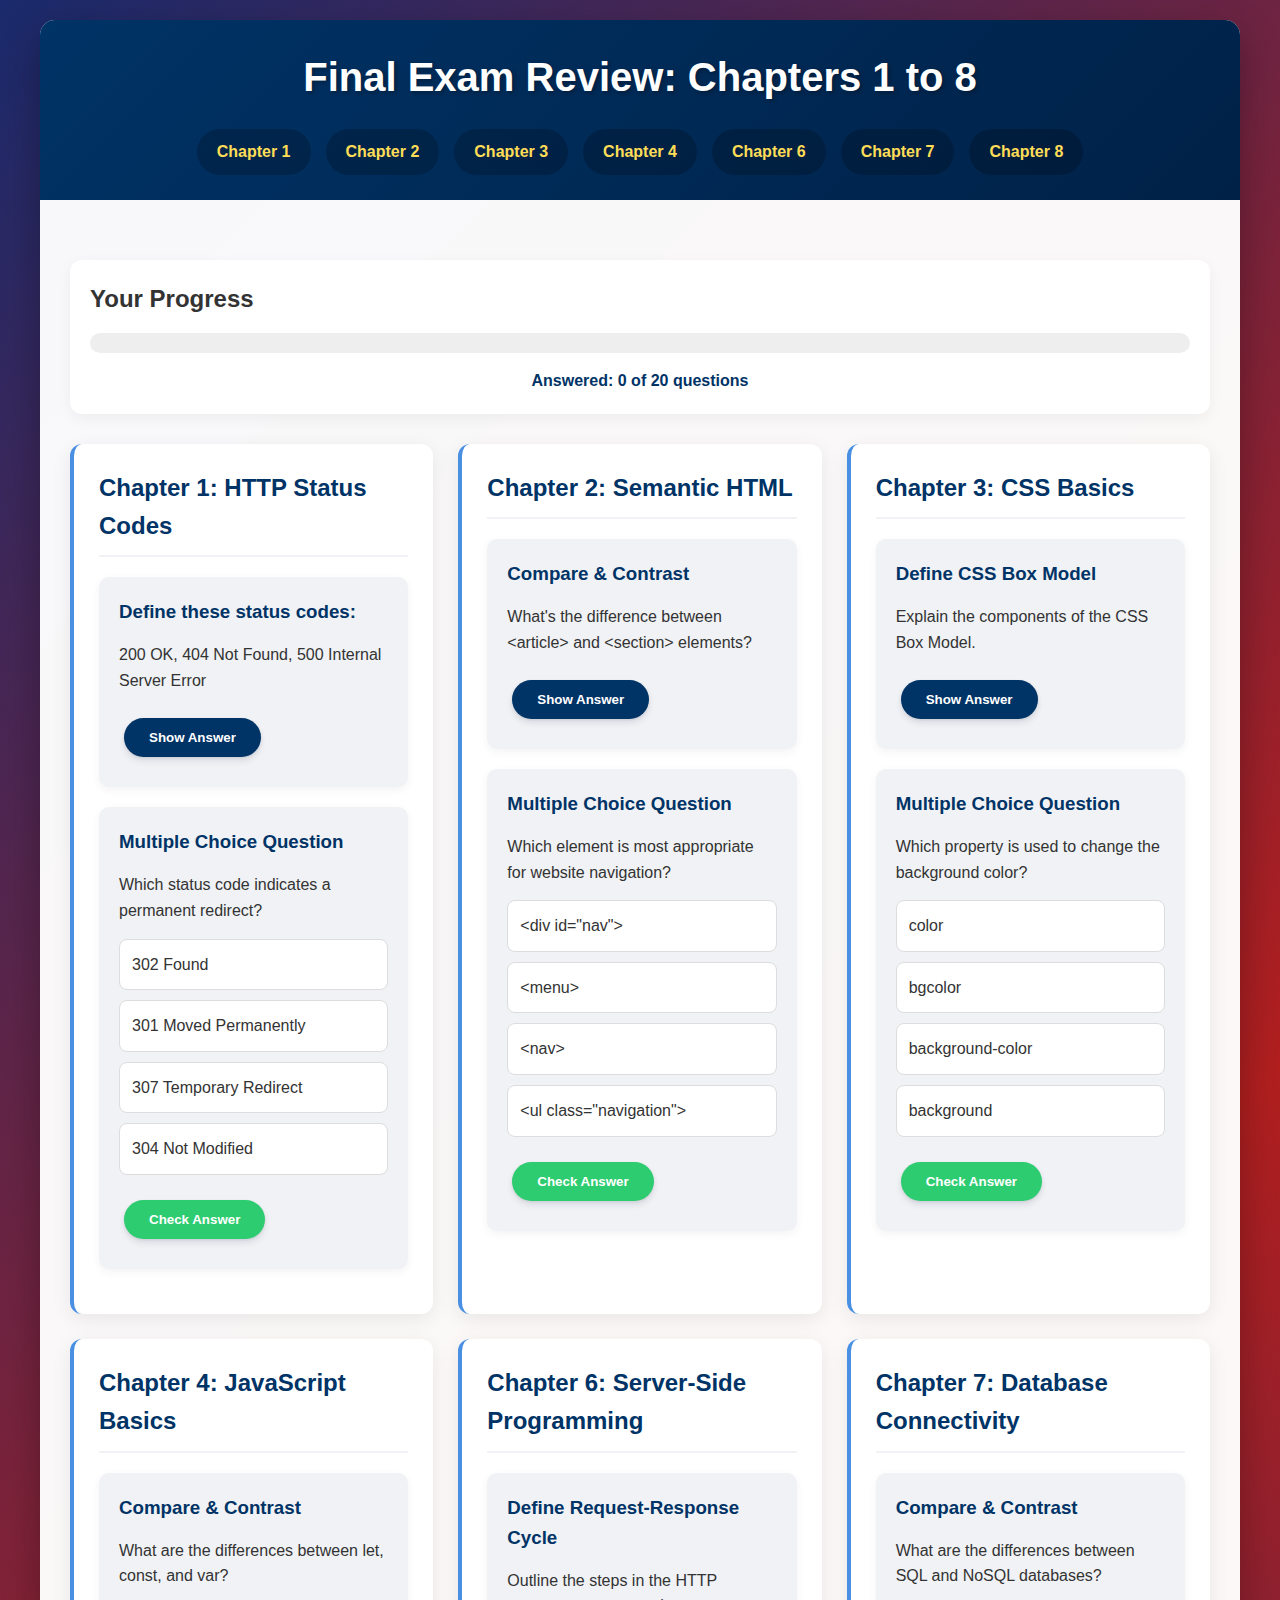
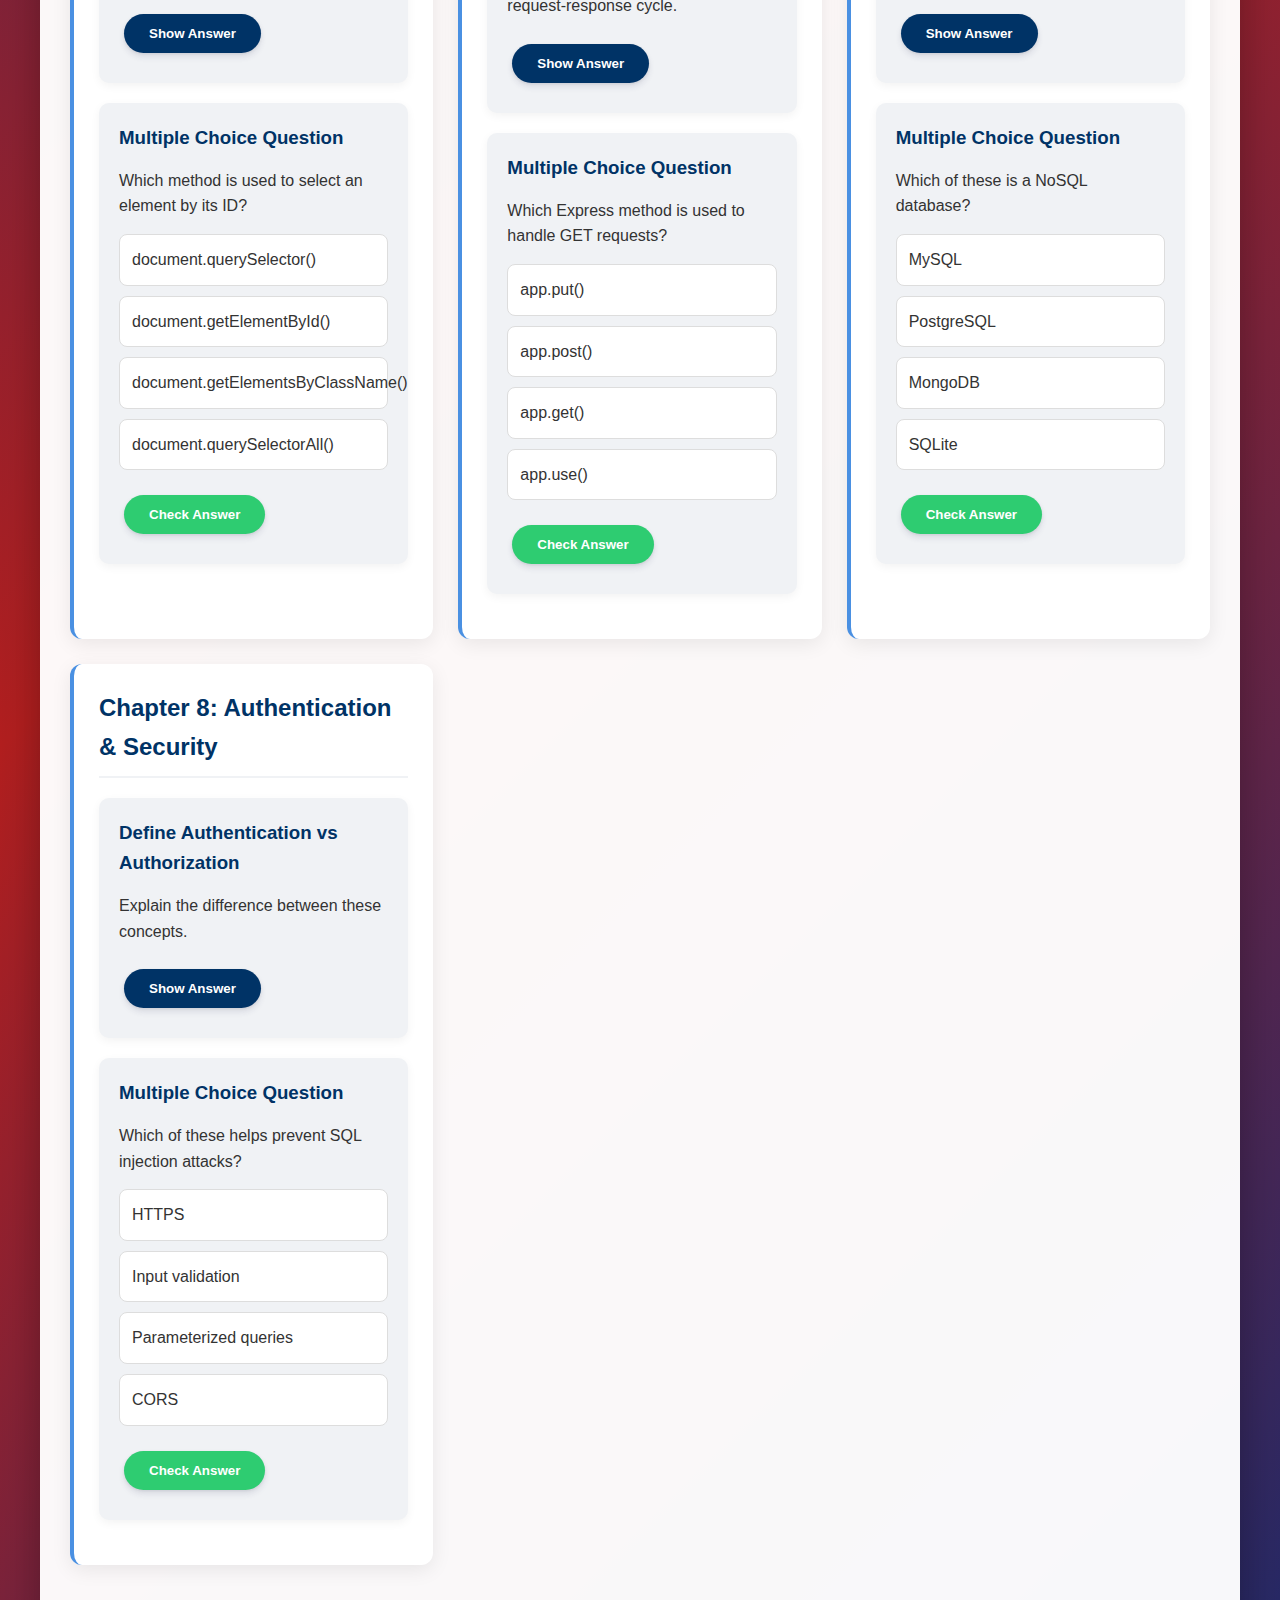
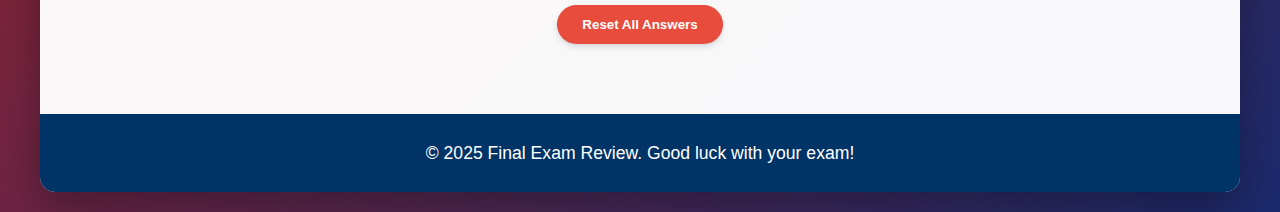
<file: Exam.html>
<!DOCTYPE html>
<html lang="en">
<head>
  <meta charset="UTF-8" />
  <meta name="viewport" content="width=device-width, initial-scale=1.0" />
  <title>Exam Review</title>
 <link rel="stylesheet" href="style.css">
</head>
<body>
  <div class="container">
    <header>
      <h1>Final Exam Review: Chapters 1 to 8</h1>
      <nav>
        <a href="index.html">Chapter 1</a>
        <a href="chapter2.html">Chapter 2</a>
        <a href="chapter3.html">Chapter 3</a>
        <a href="chapter4.html">Chapter 4</a>
        <a href="chapter6.html">Chapter 6</a>
        <a href="chapter7.html">Chapter 7</a>
        <a href="chapter8.html">Chapter 8</a>
      </nav>
    </header>

    <main>
      <div class="progress-container">
        <h2>Your Progress</h2>
        <div class="progress-bar">
          <div class="progress-fill" id="progressFill"></div>
        </div>
        <div class="progress-text">Answered: <span id="progressText">0</span> of 20 questions</div>
      </div>
      
      <div class="chapter-grid">
        <!-- Chapter 1 -->
        <section>
          <h2>Chapter 1: HTTP Status Codes</h2>
          
          <div class="question-card">
            <h3>Define these status codes:</h3>
            <p>200 OK, 404 Not Found, 500 Internal Server Error</p>
            <button class="btn btn-show" onclick="toggleAnswer('answer1')">Show Answer</button>
            <div class="answer-area" id="answer1">
              <p><strong>200 OK:</strong> The request has succeeded</p>
              <p><strong>404 Not Found:</strong> The server cannot find the requested resource</p>
              <p><strong>500 Internal Server Error:</strong> The server encountered an unexpected condition</p>
            </div>
          </div>
          
          <div class="question-card">
            <h3>Multiple Choice Question</h3>
            <p>Which status code indicates a permanent redirect?</p>
            <ul class="mcq-options">
              <li onclick="selectOption(this)">302 Found</li>
              <li onclick="selectOption(this)">301 Moved Permanently</li>
              <li onclick="selectOption(this)">307 Temporary Redirect</li>
              <li onclick="selectOption(this)">304 Not Modified</li>
            </ul>
            <button class="btn btn-check" onclick="checkAnswer(this, 1)">Check Answer</button>
            <div class="feedback" id="feedback1"></div>
          </div>
        </section>
        
        <!-- Chapter 2 -->
        <section>
          <h2>Chapter 2: Semantic HTML</h2>
          
          <div class="question-card">
            <h3>Compare & Contrast</h3>
            <p>What's the difference between &lt;article&gt; and &lt;section&gt; elements?</p>
            <button class="btn btn-show" onclick="toggleAnswer('answer2')">Show Answer</button>
            <div class="answer-area" id="answer2">
              <p><strong>&lt;article&gt;:</strong> Represents a self-contained composition that could be distributed/reused independently</p>
              <p><strong>&lt;section&gt;:</strong> Represents a generic standalone section of content</p>
              <p><strong>Key difference:</strong> Articles are for standalone content, while sections are for grouping thematically related content.</p>
            </div>
          </div>
          
          <div class="question-card">
            <h3>Multiple Choice Question</h3>
            <p>Which element is most appropriate for website navigation?</p>
            <ul class="mcq-options">
              <li onclick="selectOption(this)">&lt;div id="nav"&gt;</li>
              <li onclick="selectOption(this)">&lt;menu&gt;</li>
              <li onclick="selectOption(this)">&lt;nav&gt;</li>
              <li onclick="selectOption(this)">&lt;ul class="navigation"&gt;</li>
            </ul>
            <button class="btn btn-check" onclick="checkAnswer(this, 2)">Check Answer</button>
            <div class="feedback" id="feedback2"></div>
          </div>
        </section>
        
        <!-- Chapter 3 -->
        <section>
          <h2>Chapter 3: CSS Basics</h2>
          
          <div class="question-card">
            <h3>Define CSS Box Model</h3>
            <p>Explain the components of the CSS Box Model.</p>
            <button class="btn btn-show" onclick="toggleAnswer('answer3')">Show Answer</button>
            <div class="answer-area" id="answer3">
              <p>The CSS Box Model consists of:</p>
              <ol>
                <li><strong>Content:</strong> The actual content of the box</li>
                <li><strong>Padding:</strong> Clears an area around the content</li>
                <li><strong>Border:</strong> A border surrounding the padding</li>
                <li><strong>Margin:</strong> Clears an area outside the border</li>
              </ol>
            </div>
          </div>
          
          <div class="question-card">
            <h3>Multiple Choice Question</h3>
            <p>Which property is used to change the background color?</p>
            <ul class="mcq-options">
              <li onclick="selectOption(this)">color</li>
              <li onclick="selectOption(this)">bgcolor</li>
              <li onclick="selectOption(this)">background-color</li>
              <li onclick="selectOption(this)">background</li>
            </ul>
            <button class="btn btn-check" onclick="checkAnswer(this, 3)">Check Answer</button>
            <div class="feedback" id="feedback3"></div>
          </div>
        </section>
        
        <!-- Chapter 4 -->
        <section>
          <h2>Chapter 4: JavaScript Basics</h2>
          
          <div class="question-card">
            <h3>Compare & Contrast</h3>
            <p>What are the differences between let, const, and var?</p>
            <button class="btn btn-show" onclick="toggleAnswer('answer4')">Show Answer</button>
            <div class="answer-area" id="answer4">
              <p><strong>var:</strong> Function-scoped, hoisted, can be redeclared</p>
              <p><strong>let:</strong> Block-scoped, not hoisted, cannot be redeclared in same scope</p>
              <p><strong>const:</strong> Block-scoped, cannot be reassigned, must be initialized</p>
            </div>
          </div>
          
          <div class="question-card">
            <h3>Multiple Choice Question</h3>
            <p>Which method is used to select an element by its ID?</p>
            <ul class="mcq-options">
              <li onclick="selectOption(this)">document.querySelector()</li>
              <li onclick="selectOption(this)">document.getElementById()</li>
              <li onclick="selectOption(this)">document.getElementsByClassName()</li>
              <li onclick="selectOption(this)">document.querySelectorAll()</li>
            </ul>
            <button class="btn btn-check" onclick="checkAnswer(this, 4)">Check Answer</button>
            <div class="feedback" id="feedback4"></div>
          </div>
        </section>
        
        <!-- Chapter 6 -->
        <section>
          <h2>Chapter 6: Server-Side Programming</h2>
          
          <div class="question-card">
            <h3>Define Request-Response Cycle</h3>
            <p>Outline the steps in the HTTP request-response cycle.</p>
            <button class="btn btn-show" onclick="toggleAnswer('answer5')">Show Answer</button>
            <div class="answer-area" id="answer5">
              <ol>
                <li>Client sends HTTP request to server</li>
                <li>Server processes the request</li>
                <li>Server accesses database if needed</li>
                <li>Server prepares HTTP response</li>
                <li>Server sends response back to client</li>
                <li>Client processes the response</li>
              </ol>
            </div>
          </div>
          
          <div class="question-card">
            <h3>Multiple Choice Question</h3>
            <p>Which Express method is used to handle GET requests?</p>
            <ul class="mcq-options">
              <li onclick="selectOption(this)">app.put()</li>
              <li onclick="selectOption(this)">app.post()</li>
              <li onclick="selectOption(this)">app.get()</li>
              <li onclick="selectOption(this)">app.use()</li>
            </ul>
            <button class="btn btn-check" onclick="checkAnswer(this, 5)">Check Answer</button>
            <div class="feedback" id="feedback5"></div>
          </div>
        </section>
        
        <!-- Chapter 7 -->
        <section>
          <h2>Chapter 7: Database Connectivity</h2>
          
          <div class="question-card">
            <h3>Compare & Contrast</h3>
            <p>What are the differences between SQL and NoSQL databases?</p>
            <button class="btn btn-show" onclick="toggleAnswer('answer6')">Show Answer</button>
            <div class="answer-area" id="answer6">
              <p><strong>SQL Databases:</strong> 
                <br>- Structured schema
                <br>- Table-based
                <br>- Vertical scaling
                <br>- ACID compliant
                <br>Examples: MySQL, PostgreSQL</p>
              <p><strong>NoSQL Databases:</strong>
                <br>- Flexible schema
                <br>- Document, key-value, graph based
                <br>- Horizontal scaling
                <br>- BASE model
                <br>Examples: MongoDB, Cassandra</p>
            </div>
          </div>
          
          <div class="question-card">
            <h3>Multiple Choice Question</h3>
            <p>Which of these is a NoSQL database?</p>
            <ul class="mcq-options">
              <li onclick="selectOption(this)">MySQL</li>
              <li onclick="selectOption(this)">PostgreSQL</li>
              <li onclick="selectOption(this)">MongoDB</li>
              <li onclick="selectOption(this)">SQLite</li>
            </ul>
            <button class="btn btn-check" onclick="checkAnswer(this, 6)">Check Answer</button>
            <div class="feedback" id="feedback6"></div>
          </div>
        </section>
        
        <!-- Chapter 8 -->
        <section>
          <h2>Chapter 8: Authentication & Security</h2>
          
          <div class="question-card">
            <h3>Define Authentication vs Authorization</h3>
            <p>Explain the difference between these concepts.</p>
            <button class="btn btn-show" onclick="toggleAnswer('answer7')">Show Answer</button>
            <div class="answer-area" id="answer7">
              <p><strong>Authentication:</strong> Verifying who a user is (e.g., username/password)</p>
              <p><strong>Authorization:</strong> Determining what a user can access (e.g., admin privileges)</p>
              <p><strong>Key difference:</strong> Authentication is about identity, authorization is about permissions.</p>
            </div>
          </div>
          
          <div class="question-card">
            <h3>Multiple Choice Question</h3>
            <p>Which of these helps prevent SQL injection attacks?</p>
            <ul class="mcq-options">
              <li onclick="selectOption(this)">HTTPS</li>
              <li onclick="selectOption(this)">Input validation</li>
              <li onclick="selectOption(this)">Parameterized queries</li>
              <li onclick="selectOption(this)">CORS</li>
            </ul>
            <button class="btn btn-check" onclick="checkAnswer(this, 7)">Check Answer</button>
            <div class="feedback" id="feedback7"></div>
          </div>
        </section>
      </div>
      
      <div style="text-align: center; margin: 30px 0;">
        <button class="btn btn-reset" onclick="resetAll()">Reset All Answers</button>
      </div>
    </main>

    <footer>
      <p>&copy; 2025 Final Exam Review. Good luck with your exam!</p>
    </footer>
  </div>

  <script>
    // Track answered questions
    let answeredQuestions = 0;
    const totalQuestions = 14; // 7 MCQ + 7 definition questions
    
    // Function to toggle answer visibility
    function toggleAnswer(id) {
      const answer = document.getElementById(id);
      answer.classList.toggle('show');
      
      // Update progress if this is the first time showing this answer
      if (!answer.dataset.answered) {
        answer.dataset.answered = "true";
        updateProgress(1);
      }
    }
    
    // Function to select MCQ option
    function selectOption(element) {
      // Remove any existing selection in this question
      const options = element.parentElement.querySelectorAll('li');
      options.forEach(opt => {
        opt.classList.remove('selected');
      });
      
      // Select the clicked option
      element.classList.add('selected');
    }
    
    // Function to check MCQ answer
    function checkAnswer(button, questionId) {
      const options = button.previousElementSibling.querySelectorAll('li');
      let selectedOption = null;
      let correctIndex = -1;
      
      // Find selected option
      options.forEach((opt, index) => {
        if (opt.classList.contains('selected')) {
          selectedOption = opt;
        }
      });
      
      if (!selectedOption) {
        alert("Please select an answer!");
        return;
      }
      
      // Determine correct answers
      switch(questionId) {
        case 1: correctIndex = 1; break; // Chapter 1: 301
        case 2: correctIndex = 2; break; // Chapter 2: nav
        case 3: correctIndex = 2; break; // Chapter 3: background-color
        case 4: correctIndex = 1; break; // Chapter 4: getElementById
        case 5: correctIndex = 2; break; // Chapter 6: app.get()
        case 6: correctIndex = 2; break; // Chapter 7: MongoDB
        case 7: correctIndex = 2; break; // Chapter 8: Parameterized queries
      }
      
      // Mark options
      options.forEach((opt, index) => {
        if (index === correctIndex) {
          opt.classList.add('correct');
        } else if (opt === selectedOption && index !== correctIndex) {
          opt.classList.add('incorrect');
        }
      });
      
      // Show feedback
      const feedback = document.getElementById(`feedback${questionId}`);
      feedback.classList.remove('correct', 'incorrect');
      
      if (correctIndex === options.indexOf(selectedOption)) {
        feedback.textContent = "Correct! Well done!";
        feedback.classList.add('correct', 'show');
        
        // Update progress if this is the first time answering
        if (!button.dataset.answered) {
          button.dataset.answered = "true";
          updateProgress(1);
        }
      } else {
        feedback.textContent = "Incorrect. Please review the material.";
        feedback.classList.add('incorrect', 'show');
      }
    }
    
    // Update progress function
    function updateProgress(increment) {
      answeredQuestions += increment;
      const percentage = Math.min(100, (answeredQuestions / totalQuestions) * 100);
      document.getElementById('progressFill').style.width = `${percentage}%`;
      document.getElementById('progressText').textContent = answeredQuestions;
    }
    
    // Reset all answers
    function resetAll() {
      // Reset all answer areas
      const answerAreas = document.querySelectorAll('.answer-area');
      answerAreas.forEach(area => {
        area.classList.remove('show');
        delete area.dataset.answered;
      });
      
      // Reset MCQ options
      const options = document.querySelectorAll('.mcq-options li');
      options.forEach(opt => {
        opt.classList.remove('selected', 'correct', 'incorrect');
      });
      
      // Reset feedback
      const feedbacks = document.querySelectorAll('.feedback');
      feedbacks.forEach(fb => {
        fb.classList.remove('show', 'correct', 'incorrect');
      });
      
      // Reset buttons
      const buttons = document.querySelectorAll('.btn-check');
      buttons.forEach(btn => {
        delete btn.dataset.answered;
      });
      
      // Reset progress
      answeredQuestions = 0;
      document.getElementById('progressFill').style.width = '0%';
      document.getElementById('progressText').textContent = '0';
    }
  </script>
</body>
</html>
</file>
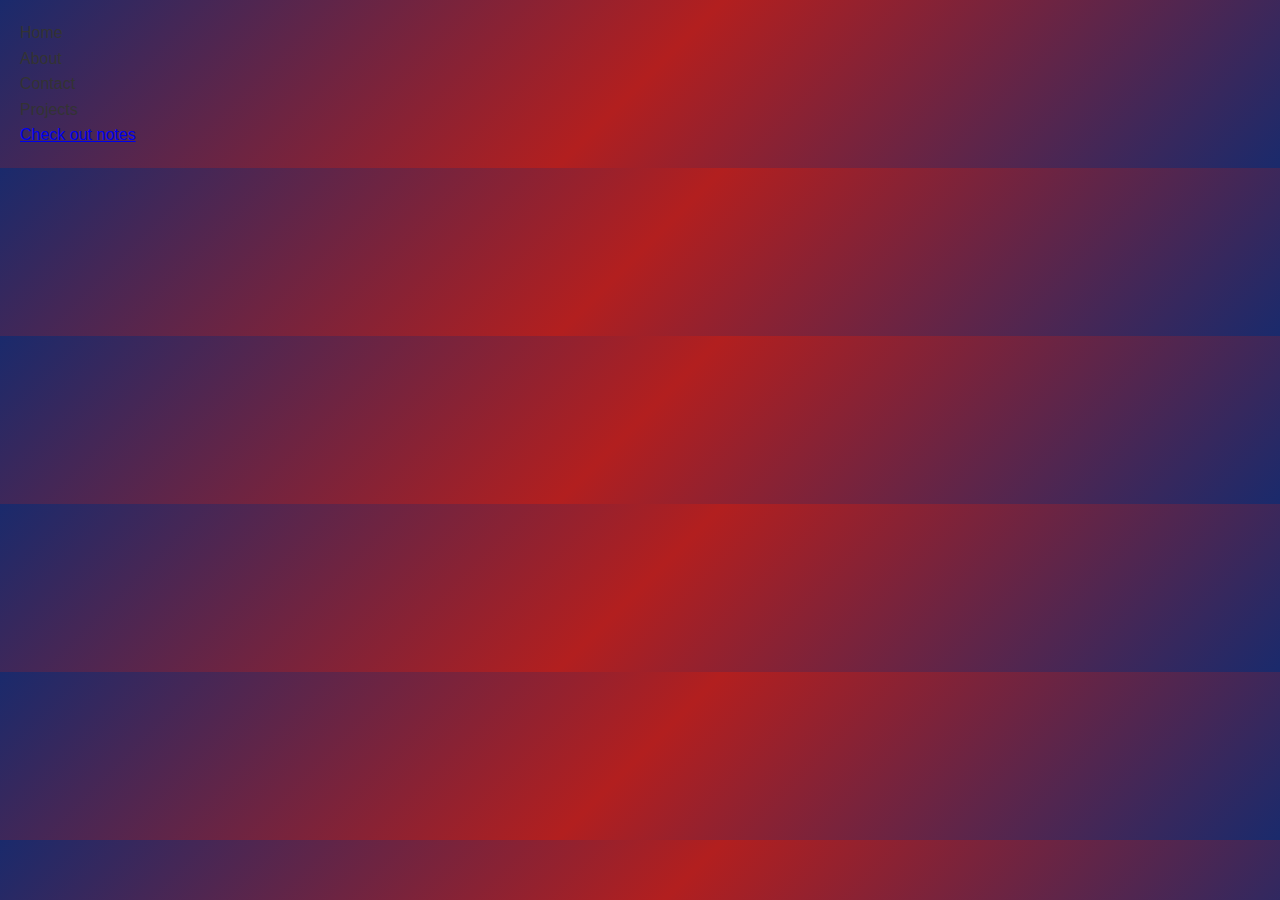
<file: flexvsgrid.html>
<!DOCType html>
<html lang="en">
	<head>
		<meta charset="UTF-8">
		<meta name="viewport" content="width=device-width, initial-scale=1.0">
		<link rel="stylesheet" type="text/css" href="style.css">
		<title>Flexbox vs Grid</title>
	</head>
	
	<body>
		<div class="flex-container">
			<div>Home</div>
			<div>About</div>
			<div>Contact</div>
			<div>Projects</div>
			<a href="semantic.html">Check out notes</a>
		</div>
	
	</body>
</html>
</file>
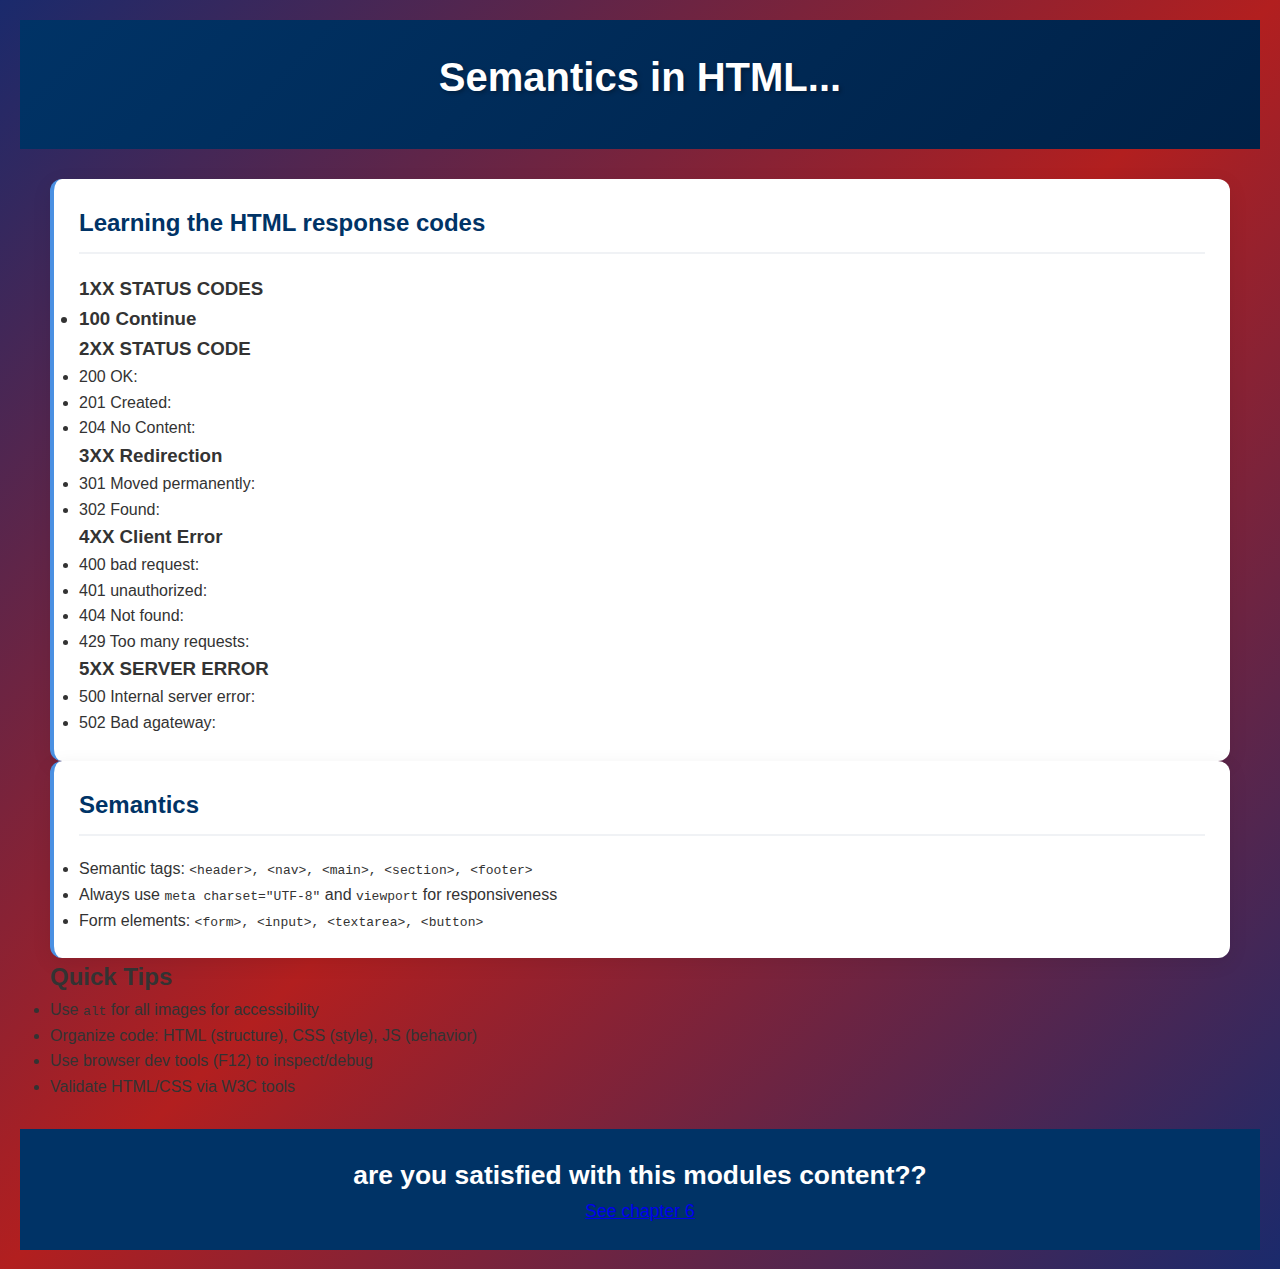
<file: semantic.html>
<!DOCType html>
<html lang="en">
	<head>
		<meta charset="UTF-8">
		<meta name="viewport" content="width=device-width, initial-scale=1.0">
		<link rel="stylesheet" type="text/css" href="style.css">
		<title>Notes</title>
	</head>
	
	<header>
	<h1>Semantics in HTML...</h1>
	</header>
	
	
	
	<main>
		<section>
		<h2>Learning the HTML response codes</h2>
		<div class="1XX">
		<h3>1XX STATUS CODES<h3>
		<ul>
			<li>100 Continue</li>

		</ul>
		</div>
		
		<h3>2XX STATUS CODE</h3>
		<ul>
			<li>200 OK:</li>
			<li>201 Created: </li>
			<li>204 No Content: </li>
		</ul>
		
		<h3>3XX Redirection</h3>
		<ul>
			<li>301 Moved permanently: </li>
			<li>302 Found: </li>
		</ul>
		
		<h3>4XX Client Error</h3>
		<ul>
			<li>400 bad request: </li>
			<li>401 unauthorized: </li>
			<li>404 Not found: </li>
			<li>429 Too many requests: </li>
		</ul> 
		
		<h3>5XX SERVER ERROR</h3>
		<ul>
			<li>500 Internal server error: </li>
			<li>502 Bad agateway: </li>
		</ul>
		</section>
		
		
		<section>
		<h2>Semantics</h2>
		<ul>
			<li>Semantic tags: <code>&lt;header&gt;, &lt;nav&gt;, &lt;main&gt;, &lt;section&gt;, &lt;footer&gt;</code></li>
        		<li>Always use <code>meta charset="UTF-8"</code> and <code>viewport</code> for responsiveness</li>
        		<li>Form elements: <code>&lt;form&gt;, &lt;input&gt;, &lt;textarea&gt;, &lt;button&gt;</code></li>
		</ul>
		</section>
		
		<aside>
		      <h2>Quick Tips</h2>
		      <ul>
			<li>Use <code>alt</code> for all images for accessibility</li>
			<li>Organize code: HTML (structure), CSS (style), JS (behavior)</li>
			<li>Use browser dev tools (F12) to inspect/debug</li>
			<li>Validate HTML/CSS via W3C tools</li>
		      </ul>
		</aside>
	
	
	</main>
	
<footer>
	<div class="next">
	<h2>are you satisfied with this modules content?? </h2> 
	<a href="chapter6.html"> See chapter 6</a>
</footer>
	
</html>
</file>
<file: chapter1.css>
body {
  font-family: 'Segoe UI', sans-serif;
  background-color: #f5f7fa;
  color: #333;
  margin: 0;
  padding: 20px;
}

header {
  background-color: #002b5c;
  color: white;
  padding: 20px;
  text-align: center;
}

.nav-links {
  display: flex;
  justify-content: space-between;
  margin-bottom: 10px;
}

.nav-links a {
  color: #ffcc00;
  text-decoration: none;
  font-weight: bold;
}

main {
  display: flex;
  flex-wrap: wrap;
  gap: 20px;
  margin-top: 20px;
}

aside {
  flex: 1;
  background: #e6f0ff;
  padding: 15px;
  border-radius: 8px;
}

section {
  flex: 3;
  background: white;
  padding: 20px;
  border-radius: 8px;
  box-shadow: 0 0 10px #ccc;
}

ul, ol {
  margin-left: 20px;
}

table {
  width: 100%;
  border-collapse: collapse;
  margin-top: 15px;
}

table th, table td {
  border: 1px solid #ccc;
  padding: 10px;
  text-align: left;
}

table th {
  background-color: #004080;
  color: white;
}

footer {
  margin-top: 30px;
  background-color: #002b5c;
  color: white;
  padding: 15px;
  text-align: center;
}
footer a {
  color: #ffcc00;
  text-decoration: none;
  font-weight: bold;
}
</file>
<file: chapter2.css>
body {
  font-family: Arial, sans-serif;
  background-color: #f0f4f8;
  color: #333;
  margin: 0;
  padding: 20px;
}

header {
  background-color: #2d3e50;
  color: white;
  padding: 20px;
  text-align: center;
}

.nav-links {
  display: flex;
  justify-content: space-between;
  margin-bottom: 10px;
}

.nav-links a {
  color: #ffc107;
  text-decoration: none;
  font-weight: bold;
}

main {
  display: flex;
  flex-wrap: wrap;
  gap: 20px;
  margin-top: 20px;
}

aside {
  flex: 1;
  background: #dbefff;
  padding: 15px;
  border-radius: 8px;
}

section {
  flex: 3;
  background: white;
  padding: 20px;
  border-radius: 8px;
  box-shadow: 0 0 10px #ccc;
}

ul, ol {
  margin-left: 20px;
}

code, pre {
  background-color: #f1f1f1;
  padding: 2px 6px;
  border-radius: 4px;
  display: inline-block;
  font-family: monospace;
}

footer {
  margin-top: 30px;
  background-color: #2d3e50;
  color: white;
  padding: 15px;
  text-align: center;
}
footer a {
  color: #ffcc00;
  text-decoration: none;
  font-weight: bold;
}
</file>
<file: chapter3.css>
body {
  font-family: 'Segoe UI', sans-serif;
  background-color: #f5f7fa;
  color: #333;
  margin: 0;
  padding: 20px;
}

header {
  background-color: #003366;
  color: white;
  padding: 20px;
  text-align: center;
}

.nav-links {
  display: flex;
  justify-content: space-between;
  margin-bottom: 10px;
}

.nav-links a {
  color: #ffd700;
  text-decoration: none;
  font-weight: bold;
}

main {
  display: flex;
  flex-wrap: wrap;
  gap: 20px;
}

aside {
  flex: 1;
  background: #e6f2ff;
  padding: 15px;
  border-radius: 8px;
}

section {
  flex: 3;
  background: #fff;
  padding: 20px;
  border-radius: 8px;
  box-shadow: 0 0 8px #ccc;
}

ul, ol {
  margin-left: 20px;
}

code, pre {
  background-color: #f1f1f1;
  padding: 2px 6px;
  border-radius: 4px;
  display: inline-block;
  font-family: monospace;
}

footer {
  background-color: #003366;
  color: white;
  padding: 20px;
  margin-top: 30px;
  text-align: center;
}
footer a {
  color: #ffcc00;
  text-decoration: none;
  font-weight: bold;
}
</file>
<file: chapter4.css>
:root {
      --primary: #3498db;
      --secondary: #2c3e50;
      --accent: #e74c3c;
      --light: #ecf0f1;
      --dark: #2c3e50;
      --success: #2ecc71;
      --warning: #f39c12;
    }
    
    * {
      margin: 0px;
      padding: 0;
      box-sizing: border-box;
    }
    
    body {
      font-family: 'Segoe UI', Tahoma, Geneva, Verdana, sans-serif;
      line-height: 1.6;
      background: linear-gradient(135deg, #1a2a6c, #b21f1f, #1a2a6c);
      color: #333;
      padding: 20px;
    }
    
    .container {
      max-width: 1200px;
      margin: 0 auto;
      background: rgba(255, 255, 255, 0.95);
      border-radius: 15px;
      box-shadow: 0 15px 30px rgba(0, 0, 0, 0.2);
      overflow: hidden;
    }
    
    header {
      background: linear-gradient(135deg, var(--secondary), var(--primary));
      color: white;
      padding: 30px 40px;
      text-align: center;
    }
    
    header h1 {
      font-size: 2.8rem;
      margin-bottom: 15px;
      letter-spacing: 1px;
      text-shadow: 2px 2px 4px rgba(0, 0, 0, 0.3);
    }
    
    .nav-links {
      display: flex;
      justify-content: space-between;
      margin-bottom: 25px;
    }
    
    .nav-links a {
      color: white;
      text-decoration: none;
      font-weight: 600;
      padding: 10px 20px;
      border-radius: 30px;
      background: rgba(255, 255, 255, 0.15);
      transition: all 0.3s ease;
    }
    
    .nav-links a:hover {
      background: rgba(255, 255, 255, 0.3);
      transform: translateY(-3px);
    }
    
    .content-wrapper {
      display: flex;
      min-height: 600px;
    }
    
    aside {
      flex: 1;
      background: var(--light);
      padding: 30px;
      border-right: 1px solid #ddd;
    }
    
    aside h2 {
      color: var(--secondary);
      border-bottom: 2px solid var(--primary);
      padding-bottom: 15px;
      margin-bottom: 25px;
      font-size: 1.8rem;
    }
    
    aside ul {
      list-style: none;
    }
    
    aside li {
      background: white;
      margin-bottom: 15px;
      padding: 15px;
      border-radius: 8px;
      box-shadow: 0 3px 10px rgba(0, 0, 0, 0.08);
      font-weight: 500;
      transition: all 0.3s ease;
    }
    
    aside li:hover {
      transform: translateX(5px);
      box-shadow: 0 5px 15px rgba(0, 0, 0, 0.1);
    }
    
    section {
      flex: 3;
      padding: 30px;
      background: white;
    }
    
    section h2 {
      color: var(--secondary);
      margin: 25px 0 15px;
      font-size: 2rem;
      padding-bottom: 10px;
      border-bottom: 2px solid var(--primary);
    }
    
    section h3 {
      color: var(--primary);
      margin: 20px 0 15px;
      font-size: 1.5rem;
    }
    
    p {
      margin-bottom: 20px;
    }
    
    pre {
      background: #2c3e50;
      color: white;
      padding: 20px;
      border-radius: 8px;
      margin: 20px 0;
      overflow-x: auto;
      font-size: 1rem;
      box-shadow: inset 0 0 10px rgba(0, 0, 0, 0.5);
    }
    
    code {
    
      padding: 2px 6px;
      border-radius: 4px;
      font-family: 'Courier New', monospace;
    }
    
    .example-container {
      background: #f8f9fa;
      border-radius: 10px;
      padding: 20px;
      margin: 25px 0;
      border-left: 4px solid var(--primary);
    }
    
    .interactive-area {
      background: #eef5ff;
      padding: 25px;
      border-radius: 10px;
      margin: 25px 0;
      border: 1px dashed var(--primary);
    }
    
    .btn {
      background: var(--primary);
      color: white;
      border: none;
      padding: 12px 25px;
      border-radius: 50px;
      cursor: pointer;
      font-weight: 600;
      transition: all 0.3s ease;
      margin: 10px 5px;
      box-shadow: 0 4px 6px rgba(50, 50, 93, 0.11), 0 1px 3px rgba(0, 0, 0, 0.08);
    }
    
    .btn:hover {
      background: #2980b9;
      transform: translateY(-2px);
      box-shadow: 0 7px 14px rgba(50, 50, 93, 0.1), 0 3px 6px rgba(0, 0, 0, 0.08);
    }
    
    .btn:active {
      transform: translateY(1px);
    }
    
    .btn-danger {
      background: var(--accent);
    }
    
    .btn-success {
      background: var(--success);
    }
    
    .btn-warning {
      background: var(--warning);
    }
    
    .output {
      background: white;
      padding: 15px;
      border-radius: 8px;
      margin: 15px 0;
      min-height: 50px;
      border: 1px solid #ddd;
      font-family: 'Courier New', monospace;
    }
    
    .var-comparison {
      display: grid;
      grid-template-columns: repeat(auto-fit, minmax(300px, 1fr));
      gap: 20px;
      margin: 25px 0;
    }
    
    .var-card {
      background: white;
      padding: 25px;
      border-radius: 10px;
      box-shadow: 0 5px 15px rgba(0, 0, 0, 0.05);
      border-top: 4px solid var(--primary);
      transition: transform 0.3s ease;
    }
    
    .var-card:hover {
      transform: translateY(-5px);
    }
    
    .var-card h4 {
      font-size: 1.4rem;
      margin-bottom: 15px;
      color: var(--secondary);
    }
    
    .var-card.const {
      border-color: var(--success);
    }
    
    .var-card.let {
      border-color: var(--warning);
    }
    
    .var-card.var {
      border-color: var(--accent);
    }
    
    .dom-example {
      display: flex;
      flex-wrap: wrap;
      gap: 20px;
      margin: 25px 0;
    }
    
    .dom-box {
      flex: 1;
      min-width: 250px;
      background: #f0f7ff;
      padding: 20px;
      border-radius: 10px;
      text-align: center;
      box-shadow: 0 5px 15px rgba(0, 0, 0, 0.05);
    }
    
    .dom-box h4 {
      margin-bottom: 15px;
      color: var(--secondary);
    }
    
    .dom-element {
      background: white;
      padding: 15px;
      border-radius: 8px;
      margin: 15px 0;
      border: 1px solid #ddd;
      min-height: 60px;
      display: flex;
      align-items: center;
      justify-content: center;
    }
    
    .counter-display {
      font-size: 2.5rem;
      font-weight: bold;
      color: var(--primary);
    }
    
    footer {
      background: var(--secondary);
      color: white;
      text-align: center;
      padding: 25px;
      font-size: 1.1rem;
    }
    footer a {
  color: #ffcc00;
  text-decoration: none;
  font-weight: bold;
}

    
    .reflection {
      background: #fff9e6;
      padding: 25px;
      border-radius: 10px;
      margin: 25px 0;
      border-left: 4px solid var(--warning);
    }
    
    .reflection h3 {
      color: var(--warning);
    }
    
    .reflection ol {
      padding-left: 25px;
    }
    
    .reflection li {
      margin: 15px 0;
    }
    
    .highlight {
      background: #fffacd;
      padding: 3px 6px;
      border-radius: 4px;
      font-weight: 600;
    }
    
    @media (max-width: 768px) {
      .content-wrapper {
        flex-direction: column;
      }
      
      header h1 {
      font-size: 1.8rem;
      margin-bottom: 15px;
      letter-spacing: 1px;
      text-shadow: 2px 2px 4px rgba(0, 0, 0, 0.3);
    }
    
    * {
      margin: -6px;
      padding: 0;
      box-sizing: border-box;
    }
      
      aside {
        border-right: none;
        border-bottom: 1px solid #ddd;
      }
      
      .nav-links {
        flex-direction: column;
        gap: 15px;
      }
    }
</file>
<file: chapter8.css>
body {
  font-family: 'Segoe UI', sans-serif;
  background-color: #f4f8fb;
  color: #333;
  padding: 20px;
}

header {
  background-color: #00334d;
  color: white;
  padding: 20px;
  text-align: center;
}

.links {
  display: flex;
  justify-content: space-between;
  margin-bottom: 10px;
}

.links a {
  color: #ffd700;
  text-decoration: none;
  font-weight: bold;
}

main {
  display: flex;
  flex-wrap: wrap;
  gap: 20px;
  margin-top: 20px;
}

aside {
  flex: 1;
  background: #e6f0ff;
  padding: 15px;
  border-radius: 8px;
}

section.content {
  flex: 3;
  background: white;
  padding: 20px;
  border-radius: 8px;
  box-shadow: 0 0 10px #ccc;
}

ul {
  margin-left: 20px;
}

code {
  background-color: #f1f1f1;
  padding: 2px 6px;
  border-radius: 4px;
  font-family: monospace;
}

table {
  width: 100%;
  border-collapse: collapse;
  margin-top: 15px;
}

table th, table td {
  border: 1px solid #ccc;
  padding: 10px;
  text-align: left;
  background-color: #fff;
}

table th {
  background-color: #004466;
  color: white;
}

footer {
  margin-top: 30px;
  background: #00334d;
  color: white;
  padding: 20px;
  text-align: center;
}

footer a {
  color: #00ffaa;
  text-decoration: none;
}
</file>
<file: style.css>
:root {
      --primary: #003366;
      --secondary: #ffdd57;
      --accent: #4a90e2;
      --success: #2ecc71;
      --error: #e74c3c;
      --light: #f0f2f5;
      --dark: #333;
    }
    
    * {
      margin: 0;
      padding: 0;
      box-sizing: border-box;
    }
    
    body {
      font-family: 'Segoe UI', Tahoma, Geneva, Verdana, sans-serif;
      background: linear-gradient(135deg, #1a2a6c, #b21f1f, #1a2a6c);
      color: #333;
      line-height: 1.6;
      padding: 20px;
    }
    
    .container {
      max-width: 1200px;
      margin: 0 auto;
      background: rgba(255, 255, 255, 0.97);
      border-radius: 15px;
      box-shadow: 0 15px 40px rgba(0, 0, 0, 0.3);
      overflow: hidden;
    }
    
    header {
      background: linear-gradient(135deg, var(--primary), #002147);
      color: white;
      padding: 25px 30px;
      text-align: center;
    }
    
    header h1 {
      font-size: 2.5rem;
      margin-bottom: 15px;
      text-shadow: 2px 2px 4px rgba(0, 0, 0, 0.3);
    }
    
    nav {
      display: flex;
      flex-wrap: wrap;
      justify-content: center;
      gap: 15px;
      margin-top: 20px;
    }
    
    nav a {
      color: var(--secondary);
      text-decoration: none;
      font-weight: 600;
      padding: 10px 20px;
      border-radius: 30px;
      background: rgba(0, 0, 0, 0.2);
      transition: all 0.3s ease;
    }
    
    nav a:hover {
      background: rgba(255, 255, 255, 0.2);
      transform: translateY(-3px);
    }
    
    main {
      padding: 30px;
    }
    
    .chapter-grid {
      display: grid;
      grid-template-columns: repeat(auto-fit, minmax(300px, 1fr));
      gap: 25px;
      margin-bottom: 30px;
    }
    
    section {
      background: white;
      padding: 25px;
      border-radius: 12px;
      box-shadow: 0 5px 20px rgba(0, 0, 0, 0.08);
      border-left: 4px solid var(--accent);
      transition: transform 0.3s ease;
    }
    
    section:hover {
      transform: translateY(-5px);
    }
    
    section h2 {
      margin-bottom: 20px;
      color: var(--primary);
      padding-bottom: 10px;
      border-bottom: 2px solid var(--light);
    }
    
    .question-card {
      background: var(--light);
      padding: 20px;
      border-radius: 10px;
      margin-bottom: 20px;
      box-shadow: 0 3px 10px rgba(0, 0, 0, 0.05);
    }
    
    .question-card h3 {
      margin-bottom: 15px;
      color: var(--primary);
    }
    
    .question-card p {
      margin-bottom: 15px;
    }
    
    .mcq-options {
      list-style: none;
      margin: 15px 0;
    }
    
    .mcq-options li {
      margin-bottom: 10px;
      padding: 12px;
      background: white;
      border-radius: 8px;
      cursor: pointer;
      transition: all 0.2s ease;
      border: 1px solid #ddd;
    }
    
    .mcq-options li:hover {
      background: #eef5ff;
      border-color: var(--accent);
    }
    
    .mcq-options li.selected {
      background: #e1edff;
      border-color: var(--accent);
      font-weight: bold;
    }
    
    .mcq-options li.correct {
      background: #e6f7ee;
      border-color: var(--success);
    }
    
    .mcq-options li.incorrect {
      background: #fce8e6;
      border-color: var(--error);
    }
    
    .btn {
      background: var(--accent);
      color: white;
      border: none;
      padding: 12px 25px;
      border-radius: 50px;
      cursor: pointer;
      font-weight: 600;
      transition: all 0.3s ease;
      margin: 10px 5px;
      box-shadow: 0 4px 6px rgba(50, 50, 93, 0.11), 0 1px 3px rgba(0, 0, 0, 0.08);
    }
    
    .btn:hover {
      background: #3a7bc8;
      transform: translateY(-2px);
      box-shadow: 0 7px 14px rgba(50, 50, 93, 0.1), 0 3px 6px rgba(0, 0, 0, 0.08);
    }
    
    .btn:active {
      transform: translateY(1px);
    }
    
    .btn-check {
      background: var(--success);
    }
    
    .btn-show {
      background: var(--primary);
    }
    
    .btn-reset {
      background: var(--error);
    }
    
    .answer-area {
      background: white;
      padding: 15px;
      border-radius: 8px;
      margin: 15px 0;
      border: 1px solid #ddd;
      display: none;
    }
    
    .answer-area.show {
      display: block;
      animation: fadeIn 0.5s ease;
    }
    
    .feedback {
      padding: 15px;
      border-radius: 8px;
      margin: 15px 0;
      font-weight: 600;
      display: none;
    }
    
    .feedback.show {
      display: block;
      animation: fadeIn 0.5s ease;
    }
    
    .feedback.correct {
      background: #e6f7ee;
      border: 1px solid var(--success);
      color: var(--success);
    }
    
    .feedback.incorrect {
      background: #fce8e6;
      border: 1px solid var(--error);
      color: var(--error);
    }
    
    .progress-container {
      background: white;
      padding: 20px;
      border-radius: 12px;
      margin: 30px 0;
      box-shadow: 0 5px 15px rgba(0, 0, 0, 0.05);
    }
    
    .progress-bar {
      height: 20px;
      background: #eee;
      border-radius: 10px;
      margin: 15px 0;
      overflow: hidden;
    }
    
    .progress-fill {
      height: 100%;
      background: var(--success);
      width: 0%;
      transition: width 0.5s ease;
    }
    
    .progress-text {
      text-align: center;
      font-weight: 600;
      color: var(--primary);
    }
    
    footer {
      padding: 25px;
      background: var(--primary);
      color: white;
      text-align: center;
      font-size: 1.1rem;
    }
    
    @keyframes fadeIn {
      from { opacity: 0; transform: translateY(10px); }
      to { opacity: 1; transform: translateY(0); }
    }
    
    @media (max-width: 768px) {
      .chapter-grid {
        grid-template-columns: 1fr;
      }
      
      * {
      margin: -6px;
      }
      
      
      menu {
      width: 50%;
      padding-left: 0px;
      }
      
      section {
     
      width: 85%;
      }
      
      nav {
        flex-direction: column;
        align-items: center;
      }
      
      nav a {
        width: 100%;
        text-align: center;
      }
    }
</file>
<file: chapter6.css>
/* General Reset */
* {
  box-sizing: border-box;
  margin: 0;
  padding: 0;
}

/* Body and Typography */
body {
  font-family: Arial, sans-serif;
  line-height: 1.6;
  background: #f7f9fc;
  color: #333;
  padding: 20px;
}

/* Header */
header {
  background-color: #004466;
  color: white;
  padding: 20px;
  text-align: center;
}




.links {
  display: flex;
  justify-content: space-between;
  align-items: center;
  margin-bottom: 10px;
}

.links a {
  color: #ffd700;
  text-decoration: none;
  font-weight: bold;
}

/* Main Layout */
main {
  display: flex;
  flex-wrap: wrap;
  gap: 20px;
  margin-top: 20px;
}

aside {
  flex: 1;
  background: #e6f2ff;
  padding: 15px;
  border-radius: 8px;
}

section {
  flex: 3;
  background: white;
  padding: 20px;
  border-radius: 8px;
  box-shadow: 0 0 10px #ddd;
}

article {
  margin-bottom: 20px;
}

h1, h2, h3 {
  margin-bottom: 10px;
}

ul {
  margin-left: 20px;
  list-style: disc;
}

code {
  background-color: #f0f0f0;
  padding: 2px 6px;
  border-radius: 4px;
  font-family: monospace;
}

pre {
  background: white;
  color: black;
  padding: 15px;
  border-radius: 5px;
  overflow-x: auto;
  margin-top: 10px;
}

/* Footer */
footer {
  margin-top: 30px;
  background: #004466;
  color: white;
  padding: 20px;
  text-align: center;
}

footer a {
  color: #ffcc00;
  text-decoration: none;
  font-weight: bold;
}



@media (max-width: 768px){
section {
  width: 50%;
}

pre {
margin-left: 0px;
padding: 0px;
}

}
</file>
